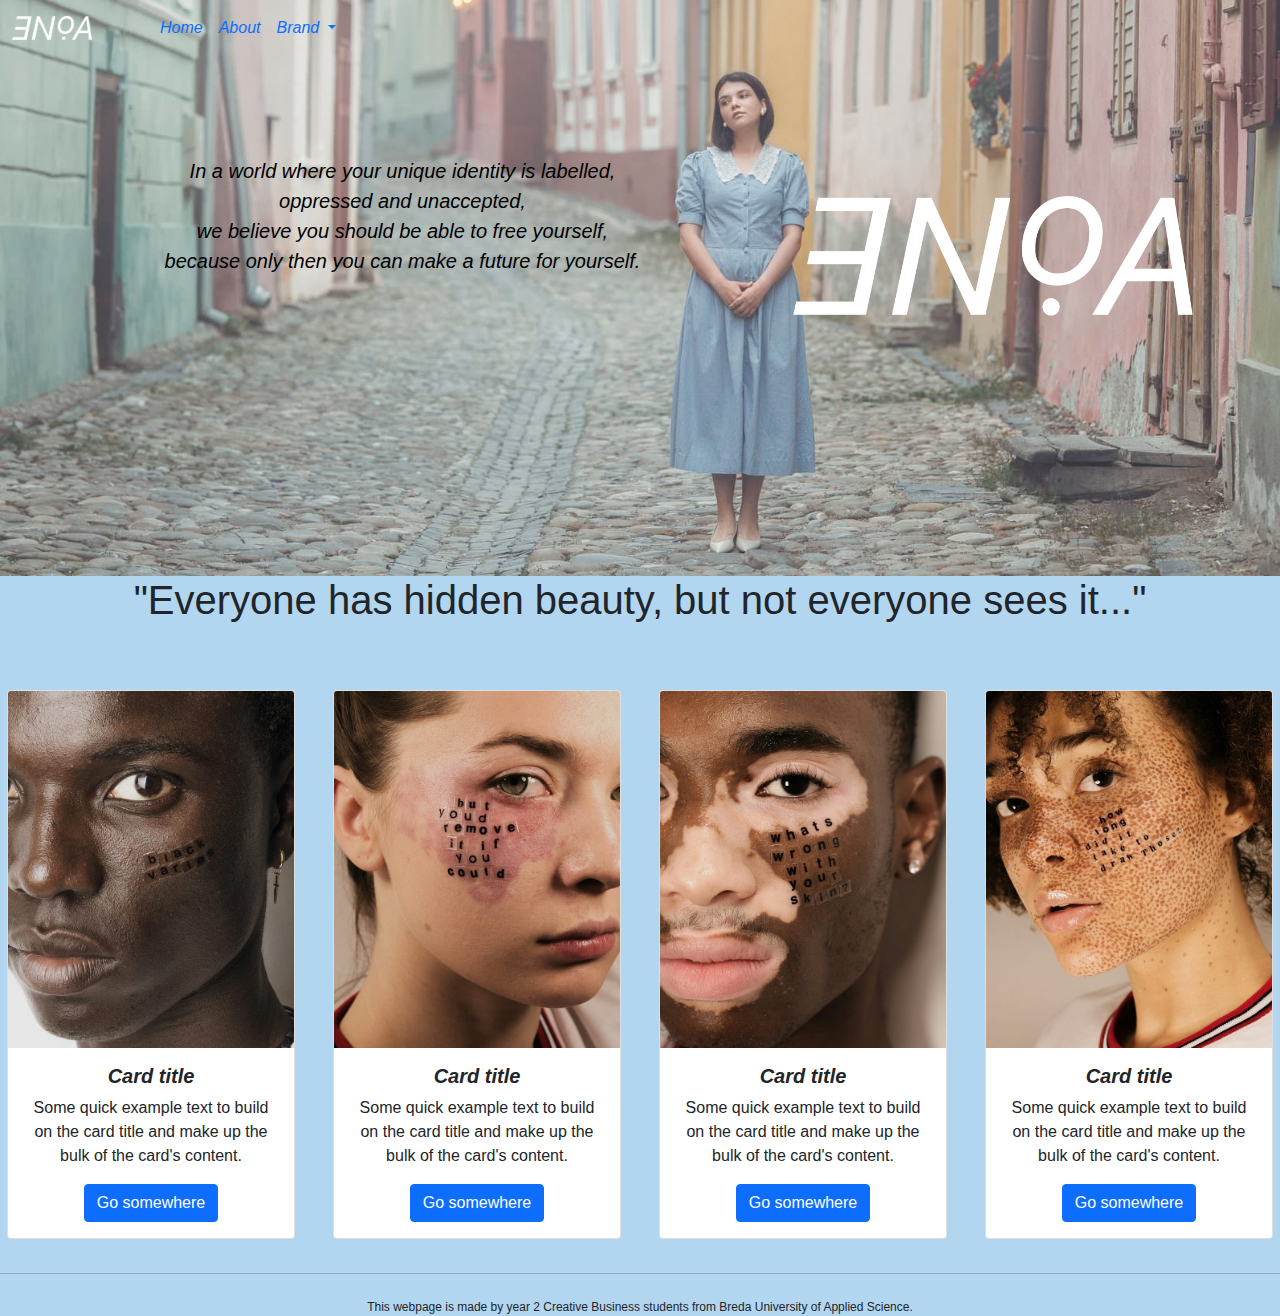
<file: index.html>
<!doctype html>
<html>
<head>
<meta charset="UTF-8">
<meta name="viewport" content="width=device-width, initial-scale=1">
<!-- Global Site Tag (gtag.js) - Google Analytics -->
<script async src="https://www.googletagmanager.com/gtag/js?id=G-SFR6M7H6GT"></script>
<script>
  window.dataLayer = window.dataLayer || [];
  function gtag(){dataLayer.push(arguments);}
  gtag('js', new Date());
  gtag('config', 'G-SFR6M7H6GT');
</script>
<link href="css/bootstrap.min.css" rel="stylesheet" type="text/css">
<link href="css/stylesheet.css" rel="stylesheet" type="text/css">
<title>ENOA</title>
</head>

<body class= "col-sm-12 col-md-12 col-lg-12 body">
	<script src="js/jquery-3.6.0.slim.min.js"></script>
	<script src="js/bootstrap.bundle.min.js"></script>
		
<!-- Navbar-->

	
<header class="header">
	<div class="jumbotron jumbotron-fluid">
		<nav class=" navbar navbar-expand-lg">
  			<div class=" container-fluid">
    			<a href="PRJ4 Draft Group Website.html"> <img src="images/ENOALOGO.png" alt="ENOA logo" width="80" class= "img-fluid logoicon"></a>
    			<button class="navbar-toggler" type="button" data-bs-toggle="collapse" data-bs-target="#navbarScroll" aria-controls="navbarScroll" aria-expanded="false" aria-label="Toggle navigation">
      				<span class="navbar-toggler-icon"></span>
   			  </button>
    			<div class="collapse navbar-collapse" id="navbarScroll">
      				<ul class="navbar-nav me-auto my-2 my-lg-0 navbar-nav-scroll" style="--bs-scroll-height: 100px;">
        			<li class="nav-item">
          				<a class="nav-link active" aria-current="page" href="PRJ4 Draft Group Website.html">Home</a>
        			</li>
        			<li class="nav-item">
          				<a class="nav-link" href="#">About</a>
        			</li>
        			<li class="nav-item dropdown">
          				<a class="nav-link dropdown-toggle" href="#" id="navbarScrollingDropdown" role="button" data-bs-toggle="dropdown" aria-expanded="false">Brand
          				</a>
          				<ul class="dropdown-menu" aria-labelledby="navbarScrollingDropdown">
            				<li><a class="dropdown-item" href="#">About</a></li>
            				<li><a class="dropdown-item" href="#">Brand</a></li>
            				<li><hr class="dropdown-divider"></li>
            				<li><a class="dropdown-item" href="#">Something else here</a></li>
          				</ul>
        			</li>
      				</ul>
    			</div>
		  </div>
		</nav>
		<div class="container jumbo">
			<div class="row">
				<div class="col-sm-7 col-md-7 col-lg-7">
    				<p class="lead">In a world where your unique identity is labelled,<br> oppressed and unaccepted,<br> we believe you should be able to free yourself, <br>because only then you can make a future for yourself.</p>
				</div>
				<div class="col-sm-5 col-md-5 col-lg-5">
					<img class="logo" src="images/ENOALOGO.png" alt=" ENOA logo">
				</div>
			</div>
		</div>
	</div>
	</header>
	<div class="skin">
		<h1>"Everyone has hidden beauty, but not everyone sees it..."</h1>
		<br>
		<br>
		<div class="row">
			<div class="col-sm-6 col-md-6 col-lg-3 skinimages">
				<div class="card" style="width: 18rem;">
  					<img class="card-img-top" src="images/boy1.jpg" alt="Card image cap">
  					<div class="card-body">
    					<h5 class="card-title">Card title</h5>
    					<p class="card-text">Some quick example text to build on the card title and make up the bulk of the card's content.</p>
    					<a href="#" class="btn btn-primary">Go somewhere</a>
  					</div>
				</div>
			</div>
			<div class="col-sm-6 col-md-6 col-lg-3">
				<div class="card" style="width: 18rem;">
  					<img class="card-img-top" src="images/girl3.jpg" alt="Card image cap">
  					<div class="card-body">
    					<h5 class="card-title">Card title</h5>
    					<p class="card-text">Some quick example text to build on the card title and make up the bulk of the card's content.</p>
    					<a href="#" class="btn btn-primary">Go somewhere</a>
  					</div>
				</div>		
			</div>
			<div class="col-sm-6 col-md-6 col-lg-3">
				<div class="card" style="width: 18rem;">
  					<img class="card-img-top" src="images/boy2.jpg" alt="Card image cap">
  					<div class="card-body">
    					<h5 class="card-title">Card title</h5>
    					<p class="card-text">Some quick example text to build on the card title and make up the bulk of the card's content.</p>
    					<a href="#" class="btn btn-primary">Go somewhere</a>
  					</div>
				</div>			
			</div>	
			<div class="col-sm-6 col-md-6 col-lg-3">
				<div class="card" style="width: 18rem;">
  					<img class="card-img-top" src="images/girl2.jpg" alt="Card image cap">
  					<div class="card-body">
    					<h5 class="card-title">Card title</h5>
    					<p class="card-text">Some quick example text to build on the card title and make up the bulk of the card's content.</p>
    					<a href="#" class="btn btn-primary">Go somewhere</a>
  					</div>
				</div>	
			</div>
		</div>
	</div>
	<footer class="footer">
		<hr class="my-4">
		<p> This webpage is made by year 2 Creative Business students from Breda University of Applied Science.</p>
	</footer>
	<script src="js/jquery-3.6.0.slim.min.js"></script>
	<script src="js/bootstrap.bundle.min.js"></script>
</body>
</html>
</file>
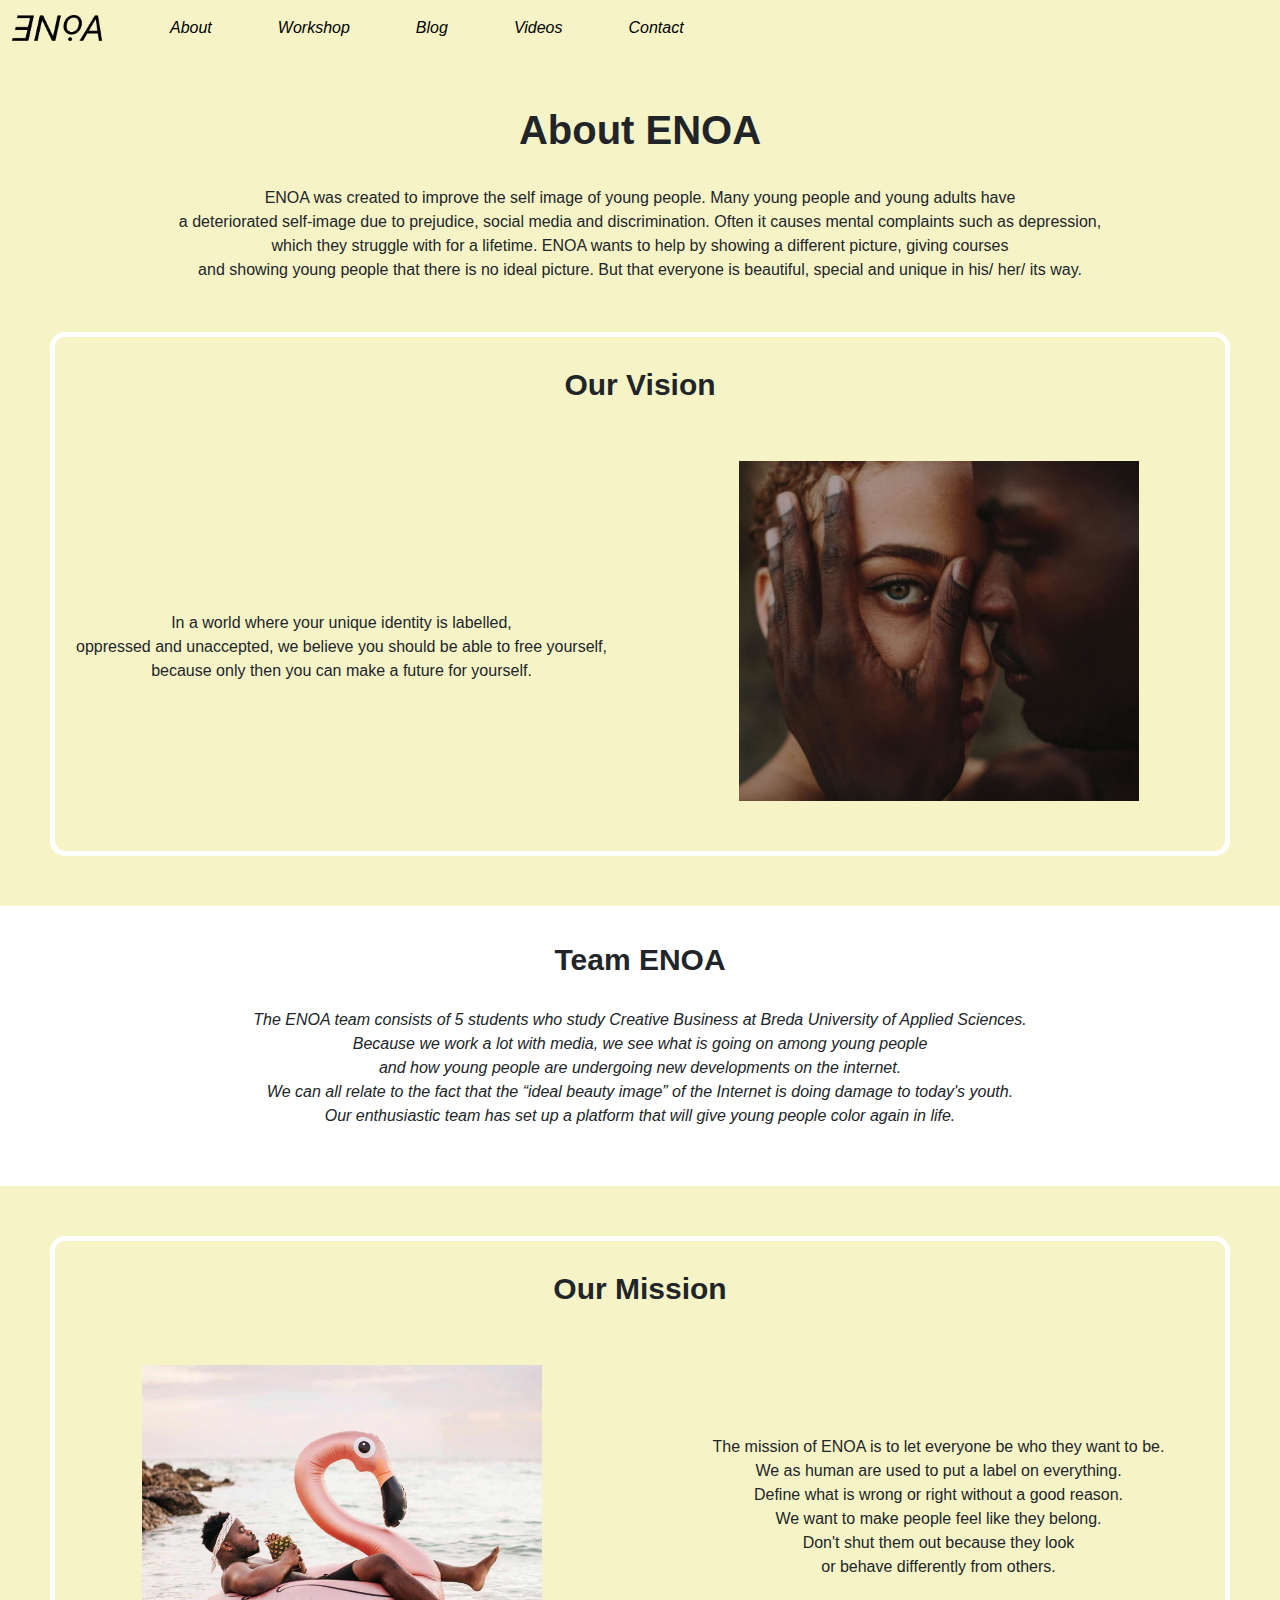
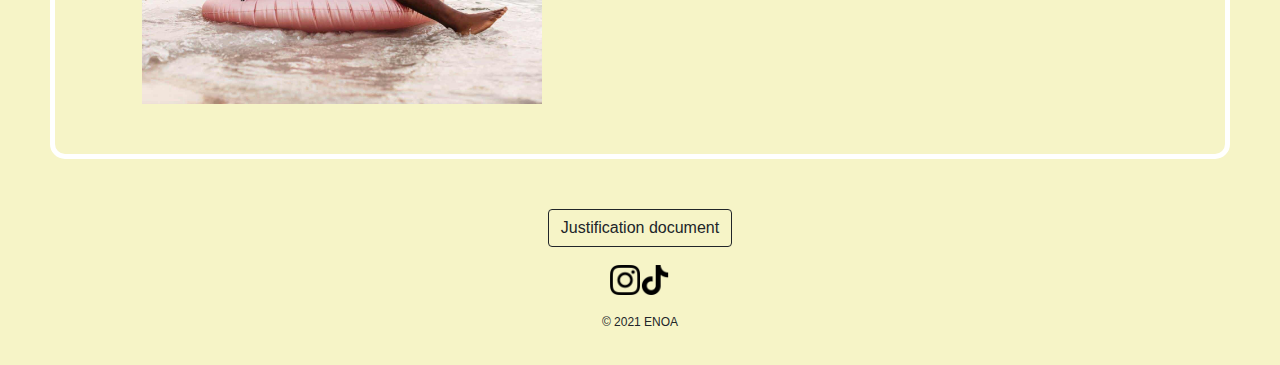
<file: about.html>
<!doctype html>
<html lang="en">
	<head>
		<meta charset="UTF-8">
		<meta name="viewport" content="width=device-width, initial-scale=1">
		<!-- Global Site Tag (gtag.js) - Google Analytics -->
		<script async src="https://www.googletagmanager.com/gtag/js?id=G-SFR6M7H6GT"></script>
		<script>
		  window.dataLayer = window.dataLayer || [];
		  function gtag(){dataLayer.push(arguments);}
		  gtag('js', new Date());
		  gtag('config', 'G-SFR6M7H6GT');
		</script>
		<link href="css/bootstrap.min.css" rel="stylesheet" type="text/css">
		<link href="css/stylesheet.css" rel="stylesheet" type="text/css">
		<title>ENOA</title>
		<link rel = "icon" href = "images/LOGO3.png" type = "image/x-icon">
	</head>
	<body class= "col-sm-12 col-md-12 col-lg-12 bodyabout">
		<script src="js/jquery-3.6.0.slim.min.js"></script>
		<script src="js/bootstrap.bundle.min.js"></script>
		<header class="header">
			<nav class=" navbar navbar-expand-lg navdark">
				<div class=" container-fluid">
					<a href="index.html"> <img src="images/ENOALOGO2.png" alt="ENOA logo" width="90" class= "img-fluid logoicon"></a>
					<button class="navbar-toggler" type="button" data-bs-toggle="collapse" data-bs-target="#navbarScroll" aria-controls="navbarScroll" aria-expanded="false" aria-label="Toggle navigation">
						<span class="navbar-toggler-icon"></span>
				  	</button>
					<div class="collapse navbar-collapse" id="navbarScroll">
						<ul class="navbar-nav me-auto my-2 my-lg-0 navbar-nav-scroll" style="--bs-scroll-height: 100px;">
						<li class="nav-item navknop">
							<a class="nav-link" href="about.html">About</a>
						</li>
						<li class="nav-item navknop">
							<a class="nav-link" href="workshops.html">Workshop</a>
						</li>
						<li class="nav-item navknop">    				
							<a class="nav-link" href="blog.html">Blog</a>
						</li>
						<li class="nav-item navknop">
							<a class="nav-link" href="videos.html">Videos</a>
						</li>
						<li class="nav-item navknop">
							<a class="nav-link" href="contact.html">Contact</a>
						</li>
						</ul>
					</div>
			  	</div>
			</nav>
		</header>
		<div class="contactheader">
			<h1 class="titlef">About ENOA</h1>
			<br>
			<p class="textf">ENOA was created to improve the self image of young people. Many young people and young adults have<br> a deteriorated self-image due to prejudice, social media and discrimination. Often it causes mental complaints such as depression, <br>which they struggle with for a lifetime. ENOA wants to help by showing a different picture, giving courses <br>and showing young people that there is no ideal picture. But that everyone is beautiful, special and unique in his/ her/ its way.</p>
		</div>
		<div class="vision">
			<h2 class="titlev">Our Vision</h2>
			<div class="row">
				<div class="col-sm-12 col-md-6 col-lg-6 visiont">
					<p>In a world where your unique identity is labelled, <br>oppressed and unaccepted, we believe you should be able to free yourself, <br>because only then you can make a future for yourself.</p>
				</div>
				<div class="col-sm-12 col-md-6 col-lg-6 visionp">
					<img class="skintone" width="400px" src="images/vision.jpg" alt="skin tones">
				</div>
			</div>
		</div>
		<div class="container-fluid fluid" style="background:#ffffff; height: 280px;">
    		<h2 class="titlev"><br>Team ENOA</h2>
    		<p class="teamtext">The ENOA team consists of 5 students who study Creative Business at Breda University of Applied Sciences. <br>Because we work a lot with media, we see what is going on among young people <br>and how young people are undergoing new developments on the internet. <br>We can all relate to the fact that the “ideal beauty image” of the Internet is doing damage to today's youth. <br>Our enthusiastic team has set up a platform that will give young people color again in life.</p>
		</div>
		<div class="vision">
			<h2 class="titlev">Our Mission</h2>
			<div class="row">
				<div class="col-sm-12 col-md-6 col-lg-6 visionp">
					<img class="flamingodude" src="images/flamingodude.jpg" alt="skin tones" width="400px">
				</div>
				<div class="col-sm-12 col-md-6 col-lg-6" style="margin-top: 120px;">
					<p>The mission of ENOA is to let everyone be who they want to be. <br>We as human are used to put a label on everything. <br>Define what is wrong or right without a good reason. <br>We want to make people feel like they belong. <br>Don't shut them out because they look <br>or behave differently from others.</p>
				</div>
			</div>
		</div>
		<footer class="footer">
						
			<a class="btn btn-outline-dark" href="justification.html">Justification document</a>
			<br>
			<br>
			<div class="social-nav">
				<a class="col-auto insta" href="https://www.instagram.com/enoa_official/?hl=nl"> <img src="images/instagramw.png" alt="ENOA logo" width="30" class= "socials"></a>
				<a class="col-auto tiktok" href="https://vm.tiktok.com/ZMeUjCqt2/"> <img src="images/tik-tokw.png" alt="ENOA logo" width="30" class= "socials"></a>
			</div>
			<br>
			<p>© 2021 ENOA</p>
			<br>
		</footer>
		<script src="js/jquery-3.6.0.slim.min.js"></script>
		<script src="js/bootstrap.bundle.min.js"></script>
	</body>
</html>
</file>
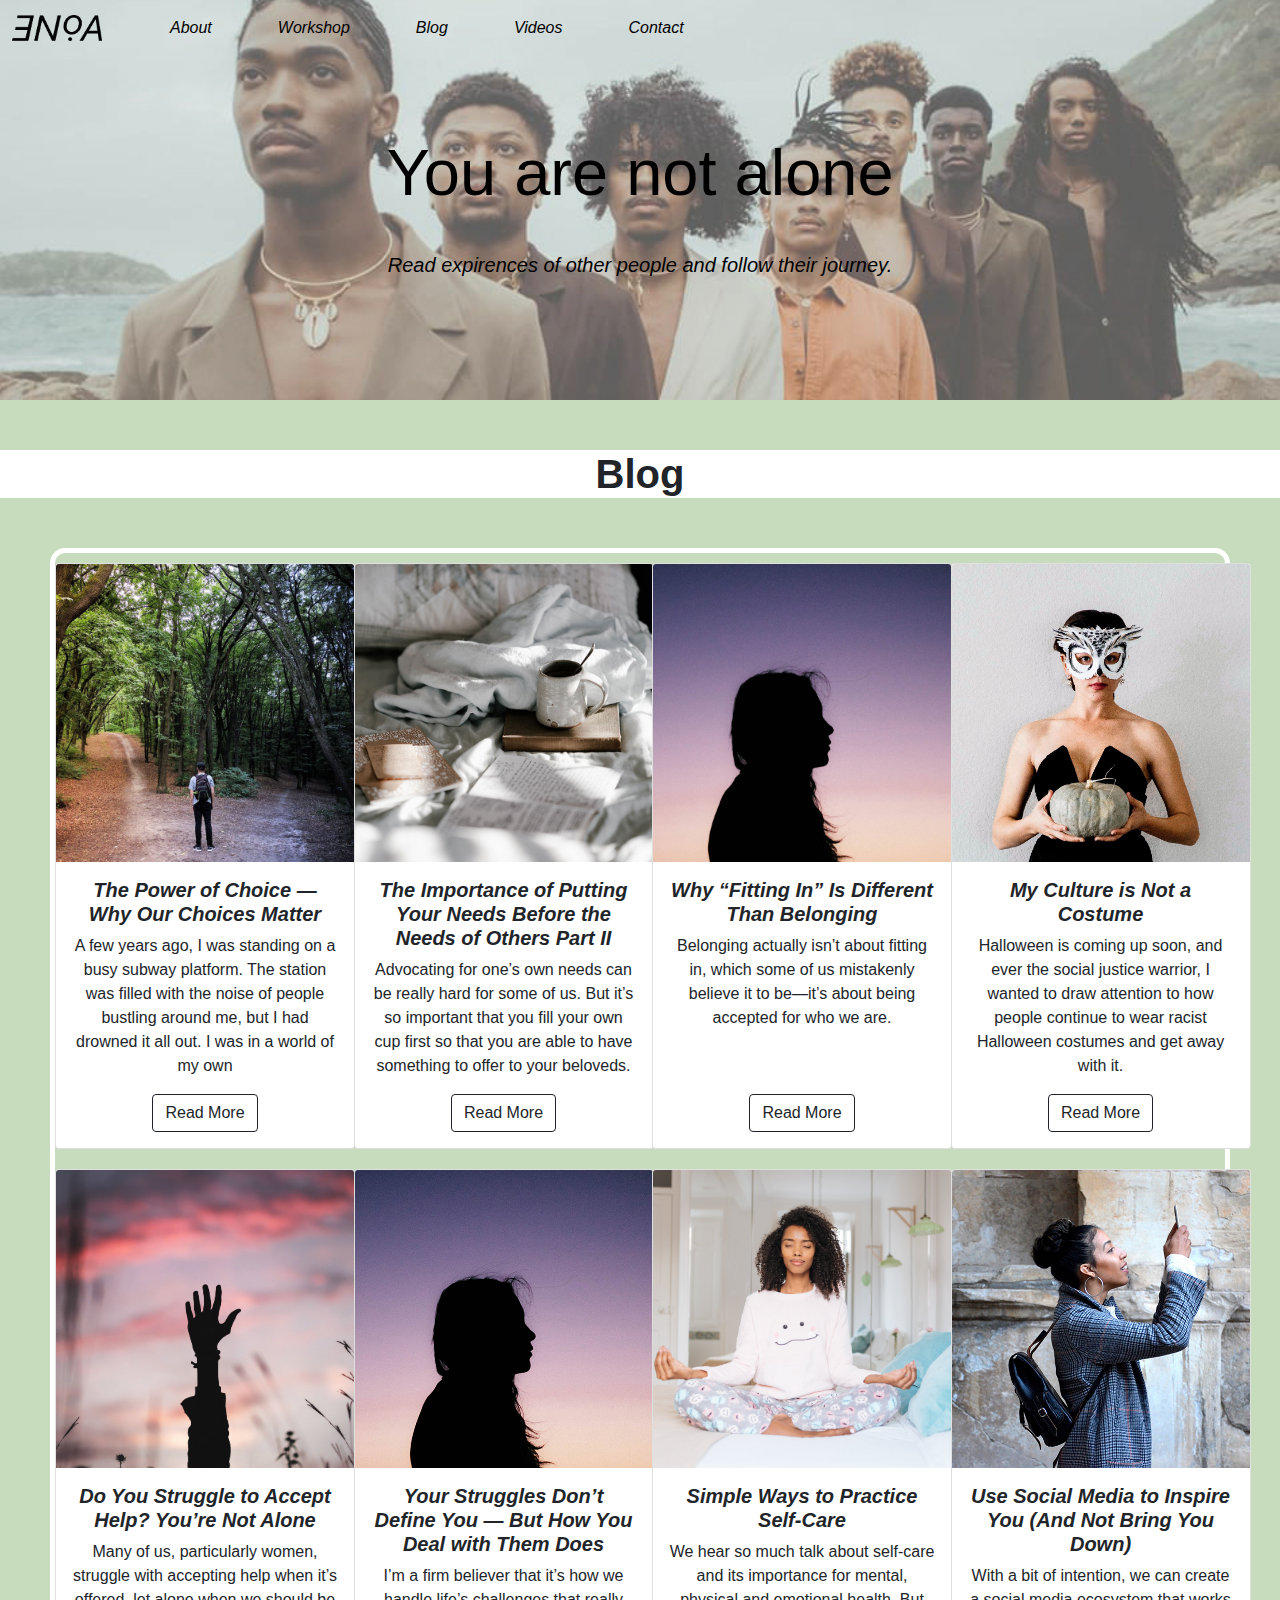
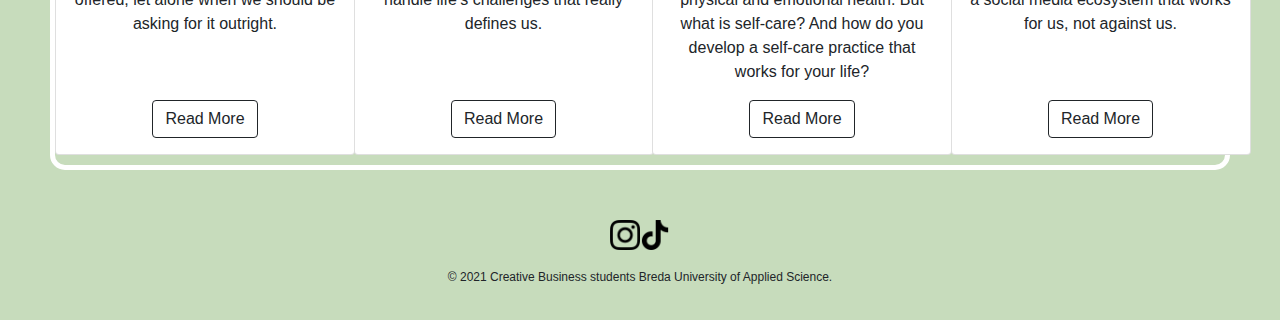
<file: blog.html>
<!doctype html>
<html>
	<head>
		<meta charset="UTF-8">
		<meta name="viewport" content="width=device-width, initial-scale=1">
<!-- Global Site Tag (gtag.js) - Google Analytics -->
		<script async src="https://www.googletagmanager.com/gtag/js?id=G-SFR6M7H6GT"></script>
		<script>
  		window.dataLayer = window.dataLayer || [];
  		function gtag(){dataLayer.push(arguments);}
  		gtag('js', new Date());
  		gtag('config', 'G-SFR6M7H6GT');
		</script>
		<link href="css/bootstrap.min.css" rel="stylesheet" type="text/css">
		<link href="css/stylesheet.css" rel="stylesheet" type="text/css">
		<title>ENOA</title>
		<link rel = "icon" href = "images/LOGO3.png" type = "image/x-icon">
	</head>
	<body class= "col-sm-12 col-md-12 col-lg-12 bodymedia">
		<script src="js/jquery-3.6.0.slim.min.js"></script>
		<script src="js/bootstrap.bundle.min.js"></script>
<!-- Navbar-->
		<header class="header">
			<div class="jumbomedia2 jumbotron-fluid">
				<nav class=" navbar navbar-expand-lg navdark">
  					<div class=" container-fluid">
    					<a href="index.html"> <img src="images/ENOALOGO2.png" alt="ENOA logo" width="90" class= "img-fluid logoicon"></a>
    					<button class="navbar-toggler" type="button" data-bs-toggle="collapse" data-bs-target="#navbarScroll" aria-controls="navbarScroll" aria-expanded="false" aria-label="Toggle navigation">
      						<span class="navbar-toggler-icon"></span>
   			  			</button>
    					<div class="collapse navbar-collapse" id="navbarScroll">
      						<ul class="navbar-nav me-auto my-2 my-lg-0 navbar-nav-scroll" style="--bs-scroll-height: 100px;">
        					<li class="nav-item navknop">
          						<a class="nav-link" href="about.html">About</a>
        					</li>
        					<li class="nav-item navknop">
          						<a class="nav-link" href="workshops.html">Workshop</a>
        					</li>
							<li class="nav-item navknop">    				
      							<a class="nav-link" href="blog.html">Blog</a>
  							</li>
							<li class="nav-item navknop">
     		 					<a class="nav-link" href="videos.html">Videos</a>
        					</li>
							<li class="nav-item navknop">
          						<a class="nav-link" href="contact.html">Contact</a>
        					</li>
      						</ul>
    					</div>
		  			</div>
				</nav>
  				<div class="container">
    				<h1 class="mediatitle"><br>You are not alone</h1>
    				<p class="medialine"><br>Read expirences of other people and follow their journey.</p>
  				</div>
			</div>
		</header>
			<!-- blog -->
		<div class="jumbotron-fluid jvideo">
  			<div class="container">
				<h1 class="videot"> Blog </h1>
  			</div>
		</div>
		<div class="videos">
			<div class="row align-middle">
				<div class="col-sm-12 col-md-6 col-lg-3">
					<div class="blogpost">
						<div class="card" style="width: 300px">
  							<img class="card-img-top" src="images/blog1.jpg" alt="Card image cap">
 							<div class="card-body">
    							<h5 class="card-title">The Power of Choice — Why Our Choices Matter</h5>
    							<p class="card-text">A few years ago, I was standing on a busy subway platform. The station was filled with the noise of people bustling around me, but I had drowned it all out. I was in a world of my own<br></p>
    							<a href="https://ritubhasin.com/blog/you-get-to-choose-live-better-with-the-power-of-choice" class="btn btn-outline-dark">Read More</a>
  							</div>
						</div>
					</div>
				</div>
				<div class="col-sm-12 col-md-6 col-lg-3">
					<div class="blogpost">
						<div class="card" style="width: 300px">
  							<img class="card-img-top" src="images/blog2.jpg" style="with:250;px height: 312.5px; position:relative;" alt="Card image cap">
					 	 	<div class="card-body">
   								<h5 class="card-title">The Importance of Putting Your Needs Before the Needs of Others Part II</h5>
   						  		<p class="card-text">Advocating for one’s own needs can be really hard for some of us. But it’s so important that you fill your own cup first so that you are able to have something to offer to your beloveds.</p>
   						  		<a href="https://ritubhasin.com/blog/the-importance-of-putting-your-needs-before-the-needs-of-others-pt-2" class="btn btn-outline-dark">Read More</a>
  							</div>
						</div>
					</div>
				</div>
				<div class="col-sm-12 col-md-6 col-lg-3">
					<div class="blogpost">
						<div class="card" style="width: 300px">
  							<img class="card-img-top" src="images/blog3.jpg" style="with:250;px height: 312.5px; position:relative;" alt="Card image cap">
					 		 <div class="card-body">
   								<h5 class="card-title">Why “Fitting In” Is Different Than Belonging</h5>
   						 		<p class="card-text">Belonging actually isn’t about fitting in, which some of us mistakenly believe it to be—it’s about being accepted for who we are.<br><br><br></p>
   						  		<a href="https://ritubhasin.com/blog/why-fitting-in-is-different-than-belonging" class="btn btn-outline-dark">Read More</a>
  							</div>
						</div>
					</div>
				</div>
				<div class="col-sm-12 col-md-6 col-lg-3">
					<div class="blogpost">
						<div class="card" style="width: 300px">
  							<img class="card-img-top" src="images/blog8.jpg" style="with:250;px height: 312.5px; position:relative;" alt="Card image cap">
					 		 <div class="card-body">
   								<h5 class="card-title">My Culture is Not a Costume</h5>
   						 		<p class="card-text">Halloween is coming up soon, and ever the social justice warrior, I wanted to draw attention to how people continue to wear racist Halloween costumes and get away with it.</p>
   						  		<a href="https://ritubhasin.com/blog/interrupt-racism-on-halloween" class="btn btn-outline-dark">Read More</a>
  							</div>
						</div>
					</div>
				</div>
			</div>
			<div class="row align-middle">
				<div class="col-sm-12 col-md-6 col-lg-3">
					<div class="blogpost">
						<div class="card" style="width: 300px">
  							<img class="card-img-top" src="images/blog4.jpg" style="with:250;px height: 312.5px; position:relative;" alt="Card image cap">
					  		<div class="card-body">
   								<h5 class="card-title">Do You Struggle to Accept Help? You’re Not Alone</h5>
   						  		<p class="card-text">Many of us, particularly women, struggle with accepting help when it’s offered, let alone when we should be asking for it outright.<br><br><br></p>
   						  		<a href="https://ritubhasin.com/blog/do-you-struggle-to-accept-help" class="btn btn-outline-dark">Read More</a>
  							</div>
						</div>
					</div>
				</div>
				<div class="col-sm-12 col-md-6 col-lg-3">
					<div class="blogpost">
						<div class="card" style="width: 300px">
  							<img class="card-img-top" src="images/blog5.jpg" style="with:250;px height: 312.5px; position:relative;" alt="Card image cap">
					  		<div class="card-body">
   								<h5 class="card-title">Your Struggles Don’t Define You — But How You Deal with Them Does</h5>
   						  		<p class="card-text">I’m a firm believer that it’s how we handle life’s challenges that really defines us.<br><br><br></p>
   						  		<a href="https://ritubhasin.com/blog/your-struggles-dont-define-youbut-how-you-deal-with-them-does" class="btn btn-outline-dark">Read More</a>
  							</div>
						</div>
					</div>
				</div>
				<div class="col-sm-12 col-md-6 col-lg-3">
					<div class="blogpost">
						<div class="card" style="width: 300px">
  							<img class="card-img-top" src="images/blog6.jpg" style="with:250;px height: 312.5px; position:relative;" alt="Card image cap">
					  		<div class="card-body">
   								<h5 class="card-title">Simple Ways to Practice Self-Care</h5>
   						  		<p class="card-text">We hear so much talk about self-care and its importance for mental, physical and emotional health. But what is self-care? And how do you develop a self-care practice that works for your life?<br></p>
   						  		<a href="https://ritubhasin.com/blog/simple-ways-to-practice-self-care" class="btn btn-outline-dark">Read More</a>
  							</div>
						</div>
					</div>
				</div>
				<div class="col-sm-12 col-md-6 col-lg-3">
					<div class="blogpost">
						<div class="card" style="width: 300px">
  							<img class="card-img-top" src="images/blog7.jpg" style="with:250;px height: 312.5px; position:relative;" alt="Card image cap">
					  		<div class="card-body">
   								<h5 class="card-title">Use Social Media to Inspire You (And Not Bring You Down)</h5>
   						  		<p class="card-text">With a bit of intention, we can create a social media ecosystem that works for us, not against us.<br><br><br></p>
   						  		<a href="https://ritubhasin.com/blog/how-to-use-social-media-to-inspire-you-instead-of-bring-you-down" class="btn btn-outline-dark">Read More</a>
  							</div>
						</div>
					</div>
				</div>
			</div>
		</div>
		<footer class="footer">
			<div class="social-nav">
				<a class="col-auto insta" href="https://www.instagram.com/enoa_official/?hl=nl"> <img src="images/instagramw.png" alt="ENOA logo" width="30" class= "socials"></a>
				<a class="col-auto tiktok" href="https://vm.tiktok.com/ZMeUjCqt2/"> <img src="images/tik-tokw.png" alt="ENOA logo" width="30" class= "socials"></a>
			</div>
			<br>
			<p>© 2021 Creative Business students Breda University of Applied Science.</p>
			<br>
		</footer>
		<script src="js/jquery-3.6.0.slim.min.js"></script>
		<script src="js/bootstrap.bundle.min.js"></script>
	</body>
</html>
</file>
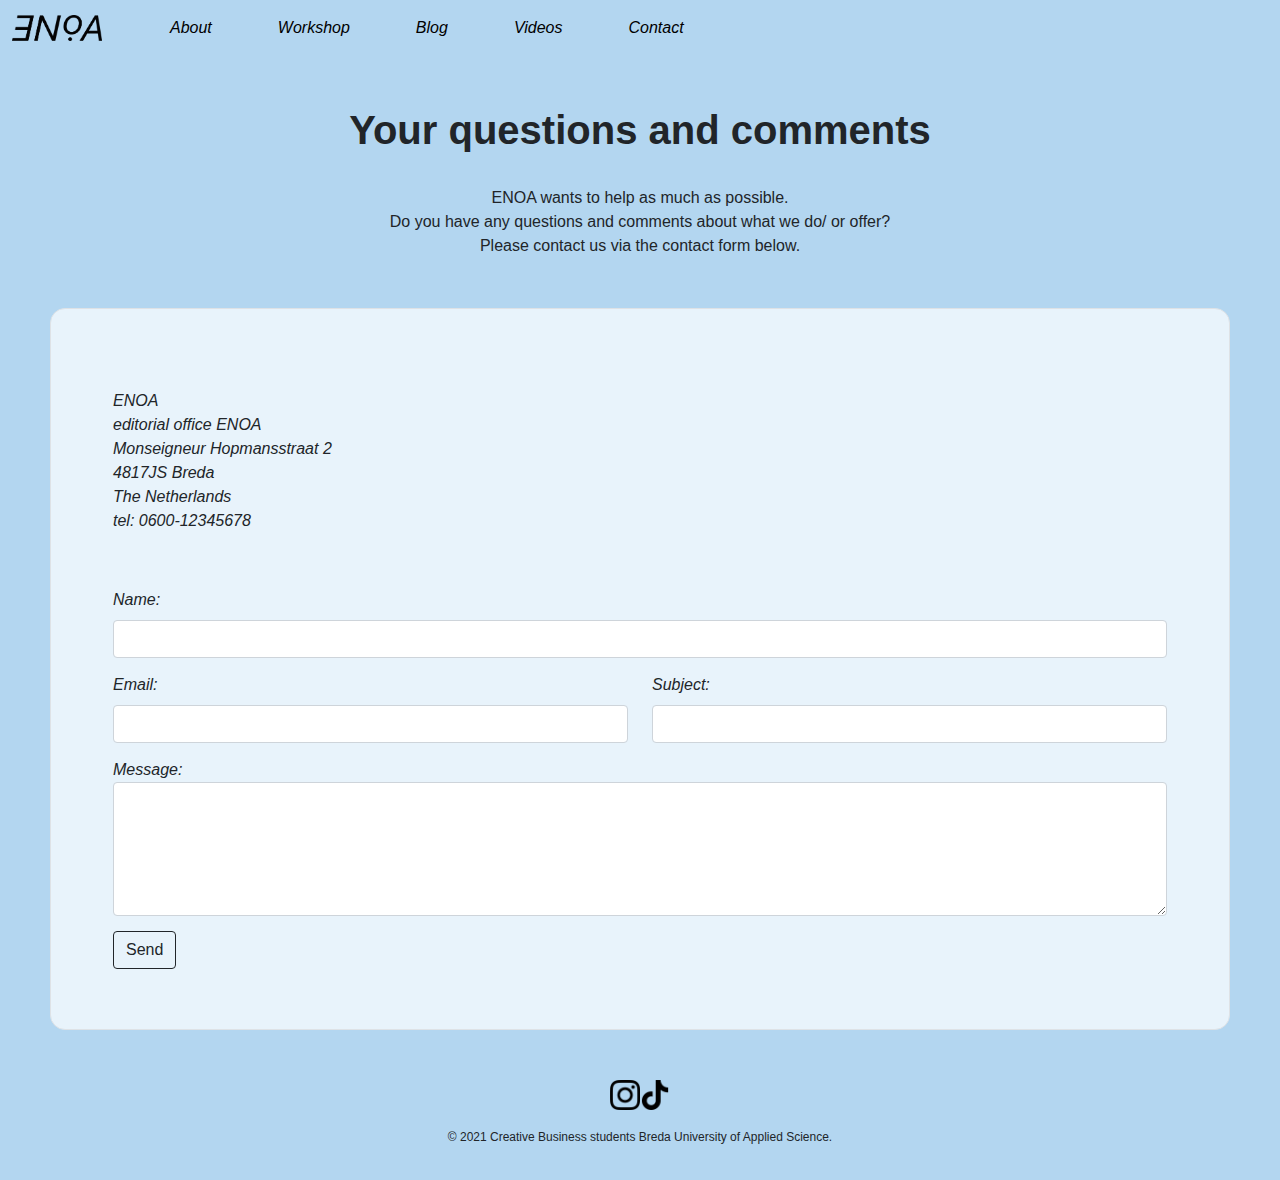
<file: contact.html>
<!doctype html>
<html>
<head>
<meta charset="UTF-8">
<meta name="viewport" content="width=device-width, initial-scale=1">
<!-- Global Site Tag (gtag.js) - Google Analytics -->
<script async src="https://www.googletagmanager.com/gtag/js?id=G-SFR6M7H6GT"></script>
<script>
  window.dataLayer = window.dataLayer || [];
  function gtag(){dataLayer.push(arguments);}
  gtag('js', new Date());
  gtag('config', 'G-SFR6M7H6GT');
</script>
<link href="css/bootstrap.min.css" rel="stylesheet" type="text/css">
<link href="css/stylesheet.css" rel="stylesheet" type="text/css">
<title>ENOA</title>
	<link rel = "icon" href = "images/LOGO3.png" type = "image/x-icon">
</head>

<body class= "col-sm-12 col-md-12 col-lg-12 body">
	<script src="js/jquery-3.6.0.slim.min.js"></script>
	<script src="js/bootstrap.bundle.min.js"></script>
<!-- Navbar-->
<header class="header">
		<nav class=" navbar navbar-expand-lg navdark">
  			<div class=" container-fluid">
    			<a href="index.html"> <img src="images/ENOALOGO2.png" alt="ENOA logo" width="90" class= "img-fluid logoicon"></a>
    			<button class="navbar-toggler" type="button" data-bs-toggle="collapse" data-bs-target="#navbarScroll" aria-controls="navbarScroll" aria-expanded="false" aria-label="Toggle navigation">
      				<span class="navbar-toggler-icon"></span>
   			  </button>
    			<div class="collapse navbar-collapse" id="navbarScroll">
      				<ul class="navbar-nav me-auto my-2 my-lg-0 navbar-nav-scroll" style="--bs-scroll-height: 100px;">
        			<li class="nav-item">
          				<a class="nav-link navknop" href="about.html">About</a>
        			</li>
        			<li class="nav-item navknop">
          				<a class="nav-link" href="workshops.html">Workshop</a>
        			</li>
					<li class="nav-item navknop">    				
      					<a class="nav-link" href="blog.html">Blog</a>
  					</li>
					<li class="nav-item navknop">
     		 			<a class="nav-link" href="videos.html">Videos</a>
        			</li>
					<li class="nav-item navknop">
          				<a class="nav-link" href="contact.html">Contact</a>
        			</li>
      				</ul>
    			</div>
		  </div>
		</nav>
	</header>
	<div class="contactheader">
	<h1 class="titlef">Your questions and comments</h1>
		<br>
		<p class="textf">ENOA wants to help as much as possible.
		<br>Do you have any questions and comments about what we do/ or offer? 
		<br>Please contact us via the contact form below.</p>
	</div>
	<div class="border">
	<form class="row g-12 contactform">
		<p class="adress">ENOA
		<br>editorial office ENOA
		<br>Monseigneur Hopmansstraat 2
		<br>4817JS Breda
		<br>The Netherlands
		<br>tel: 0600-12345678
		</p>
  		<div class="col-md-12 formlabel">
    		<label for="Name" class="form-label">Name:</label>
    		<input type="text" class="form-control" id="inputname">
 		</div>
 		<div class="col-md-6 formlabel">
    		<label for="inputEmail4" class="form-label">Email:</label>
    		<input type="email" class="form-control" id="inputEmail4">
  		</div>
  		<div class="col-6 formlabel">
    		<label for="inputsubject" class="form-label">Subject:</label>
    		<input type="text" class="form-control" id="inputsubject">
  		</div>
		<div class="col-12 form-group formlabel">
    		<label for="message">Message:</label>
    		<textarea class="form-control" id="exampleFormControlTextarea1" rows="5"></textarea>
  		</div>
		<br>
  		<div class="col-12 formlabel">
    		<button type="send" class="btn btn-outline-dark">Send</button>
  		</div>
	</form>
	</div>
	<footer class="footer">
		<div class="social-nav">
			<a class="col-auto insta" href="https://www.instagram.com/enoa_official/?hl=nl"> <img src="images/instagramw.png" alt="ENOA logo" width="30" class= "socials"></a>
			<a class="col-auto tiktok" href="https://vm.tiktok.com/ZMeUjCqt2/"> <img src="images/tik-tokw.png" alt="ENOA logo" width="30" class= "socials"></a>
		</div>
		<br>
		<p>© 2021 Creative Business students Breda University of Applied Science.</p>
		<br>
	</footer>
	<script src="js/jquery-3.6.0.slim.min.js"></script>
	<script src="js/bootstrap.bundle.min.js"></script>
</body>
</html>
</file>
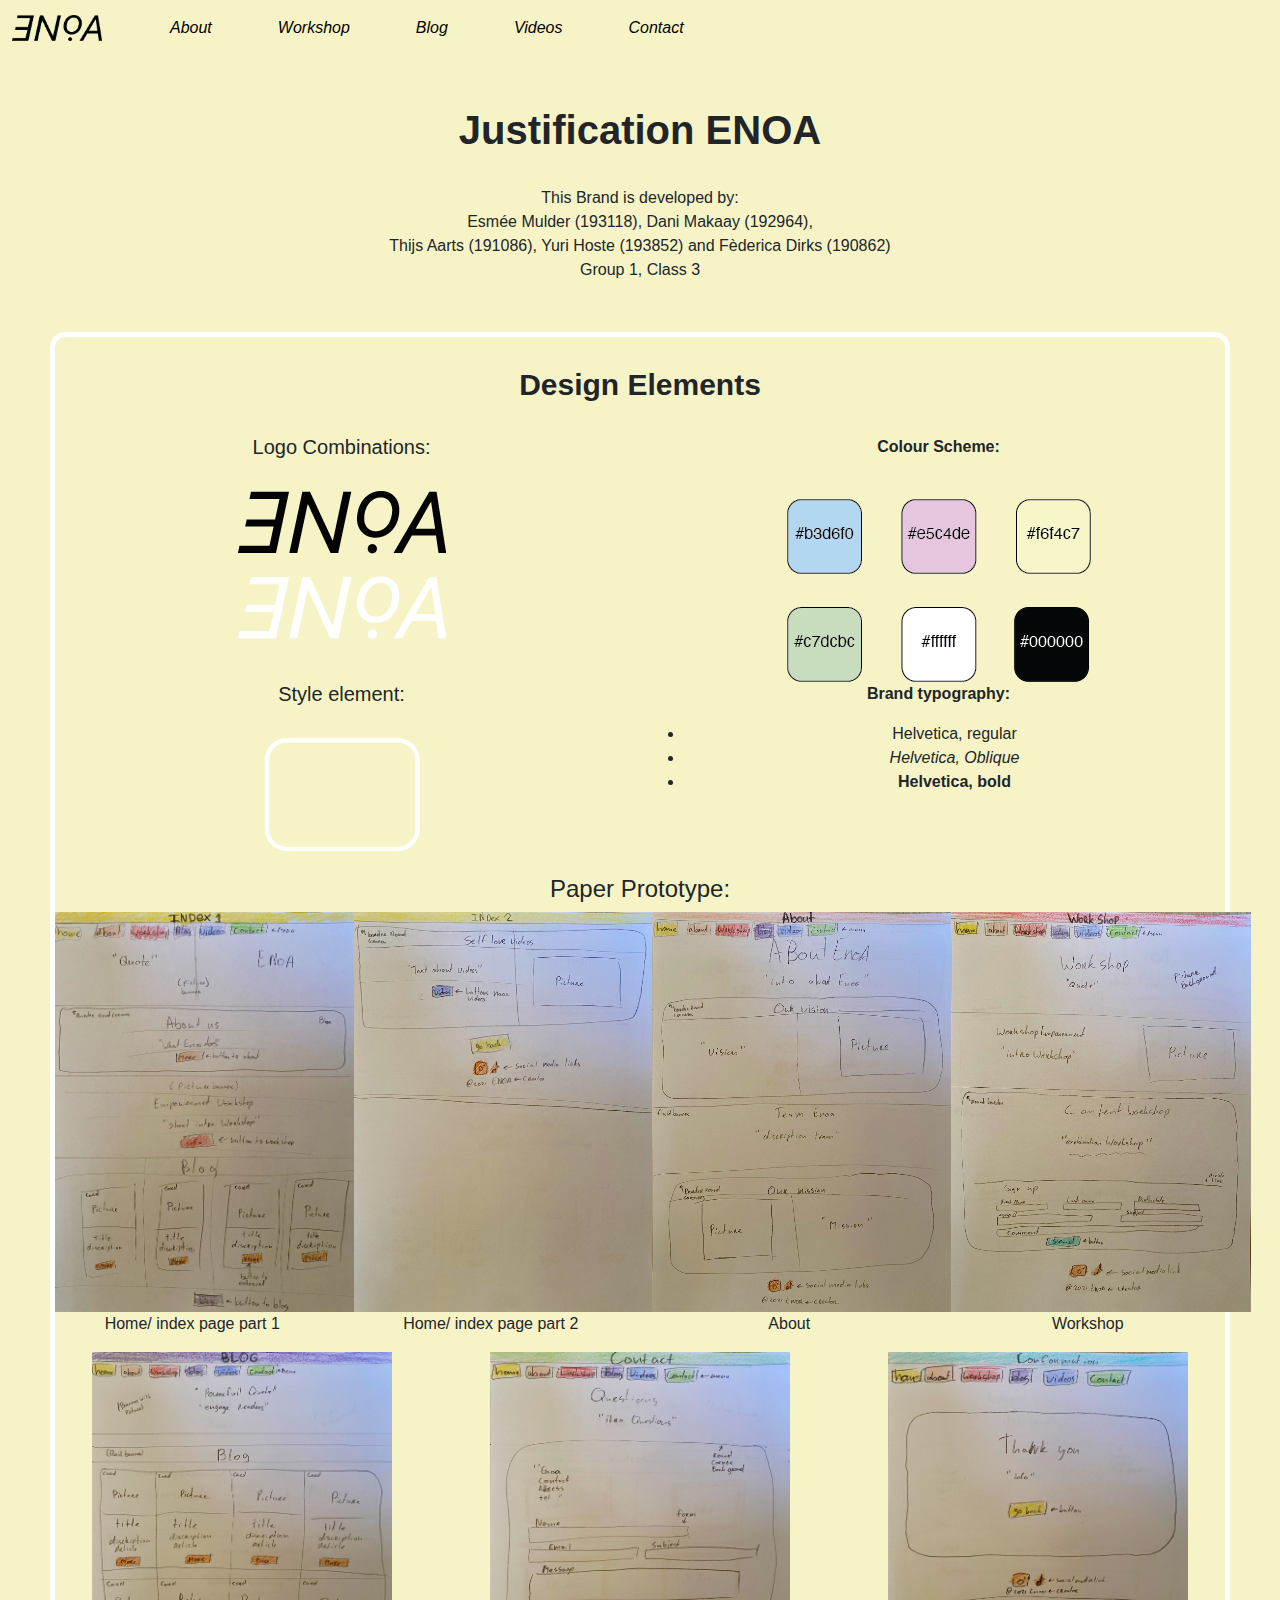
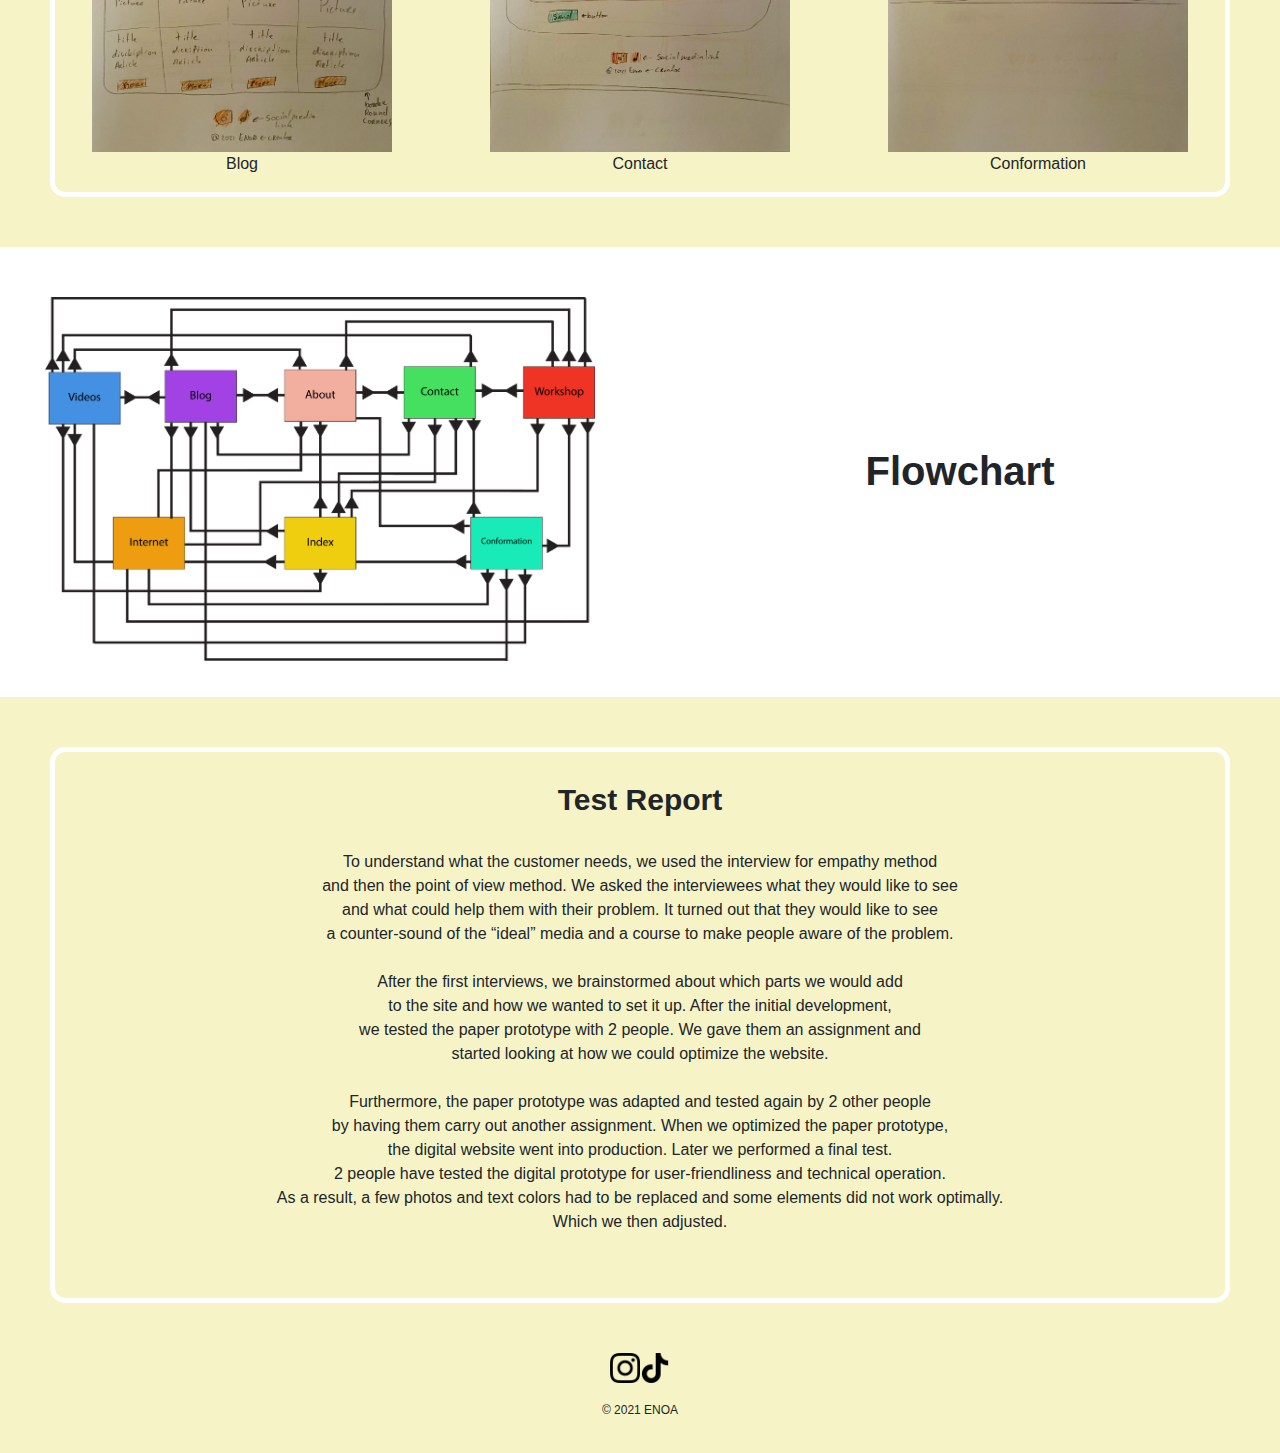
<file: justification.html>
<!doctype html>
<html lang="en">
	<head>
		<meta charset="UTF-8">
		<meta name="viewport" content="width=device-width, initial-scale=1">
		<!-- Global Site Tag (gtag.js) - Google Analytics -->
		<script async src="https://www.googletagmanager.com/gtag/js?id=G-SFR6M7H6GT"></script>
		<script>
		  window.dataLayer = window.dataLayer || [];
		  function gtag(){dataLayer.push(arguments);}
		  gtag('js', new Date());
		  gtag('config', 'G-SFR6M7H6GT');
		</script>
		<link href="css/bootstrap.min.css" rel="stylesheet" type="text/css">
		<link href="css/stylesheet.css" rel="stylesheet" type="text/css">
		<title>ENOA</title>
		<link rel = "icon" href = "images/LOGO3.png" type = "image/x-icon">
	</head>
	<body class= "col-sm-12 col-md-12 col-lg-12 bodyabout">
		<script src="js/jquery-3.6.0.slim.min.js"></script>
		<script src="js/bootstrap.bundle.min.js"></script>
		<header class="header">
			<nav class=" navbar navbar-expand-lg navdark">
				<div class=" container-fluid">
					<a href="index.html"> <img src="images/ENOALOGO2.png" alt="ENOA logo" width="90" class= "img-fluid logoicon"></a>
					<button class="navbar-toggler" type="button" data-bs-toggle="collapse" data-bs-target="#navbarScroll" aria-controls="navbarScroll" aria-expanded="false" aria-label="Toggle navigation">
						<span class="navbar-toggler-icon"></span>
				  	</button>
					<div class="collapse navbar-collapse" id="navbarScroll">
						<ul class="navbar-nav me-auto my-2 my-lg-0 navbar-nav-scroll" style="--bs-scroll-height: 100px;">
						<li class="nav-item navknop">
							<a class="nav-link" href="about.html">About</a>
						</li>
						<li class="nav-item navknop">
							<a class="nav-link" href="workshops.html">Workshop</a>
						</li>
						<li class="nav-item navknop">    				
							<a class="nav-link" href="blog.html">Blog</a>
						</li>
						<li class="nav-item navknop">
							<a class="nav-link" href="videos.html">Videos</a>
						</li>
						<li class="nav-item navknop">
							<a class="nav-link" href="contact.html">Contact</a>
						</li>
						</ul>
					</div>
			  	</div>
			</nav>
		</header>
		<div class="contactheader">
			<h1 class="titlef">Justification ENOA</h1>
			<br>
			<p class="textf">
			This Brand is developed by:<br>Esmée Mulder (193118), Dani Makaay (192964),<br>Thijs Aarts (191086), Yuri Hoste (193852) and Fèderica Dirks (190862)
			<br>Group 1, Class 3</p>
		</div>
		<div class="vision">
			<h2 class="titlev">Design Elements</h2>
			<br>
			<container>
				<div class="row">
					<div class="col-sm-12 col-md-6 col-lg-6">
					  <h5 class="designt2">Logo Combinations:</h5>
						<br>
					  <img class="colourscheme" src="images/logos.png" alt="logos">
					</div>
					<div class="col-sm-12 col-md-6 col-lg-6">
						<p class="designt"><strong>Colour Scheme:</strong></p>
						<br>
						<img class="colourscheme" src="images/colourscheme.png" alt="colourscheme">
					</div>
				</div>
				<div class="row">
					<div class="col-sm-12 col-md-6 col-lg-6">
					  <h5 class="designt2">Style element:</h5>
						<br>
					  <img class="colourscheme" src="images/border.png" alt="border">
					</div>
					<div class="col-sm-12 col-md-6 col-lg-6">
					  <div class="designt">
							<p><strong>Brand typography:</strong></p>
							<ul>
								<li>Helvetica, regular</li>
								<li style="font-style:oblique;">Helvetica, Oblique</li>
								<li style="font-weight: bold;">Helvetica, bold</li>
							</ul>
						</div>
					</div>
				</div>
			</container>
			<br>
		  <h4 class="titledemo">Paper Prototype:</h4>
		  <div class="row align-middle">
				<div class="col-sm-12 col-md-6 col-lg-3">
				  <img class="demo" src="images/index1.jpeg" alt="index1" width="300px" height="400px">
				  <p class="demot">Home/ index page part 1</p>
			</div>
				<div class="col-sm-12 col-md-6 col-lg-3">
				  <img class="demo" src="images/index2.jpeg" alt="index2" width="300px" height="400px">
				  <p class="demot">Home/ index page part 2</p>
			</div>
				<div class="col-sm-12 col-md-6 col-lg-3">
				  <img class="demo" src="images/about.jpeg" alt="about" width="300px" height="400px">
				  <p class="demot">About</p>
				</div>
				<div class="col-sm-12 col-md-6 col-lg-3">
				  <img class="demo" src="images/workshop.jpeg" alt="workshop" width="300px" height="400px">
				  <p class="demot">Workshop</p>
				</div>
			</div>
			<div class="row align-middle">
			  <div class="col-sm-12 col-md-6 col-lg-4">
				<img class="demo" src="images/blog.jpeg" alt="blog" width="300px" height="400px">
				<p class="demot">Blog</p>
			  </div>
			  <div class="col-sm-12 col-md-6 col-lg-4">
				<img class="demo" src="images/contact.jpeg" alt="contact" width="300px" height="400px">
					<p class="demot">Contact</p>
			  </div>
			  <div class="col-sm-12 col-md-6 col-lg-4">
				<img class="demo" src="images/conformation.jpeg" alt="conformation" width="300px" height="400px">
					<p class="demot">Conformation</p>
			  </div>
			</div>
		</div>
		<div class="container-fluid fluid" style="background:#ffffff; height: 450px;">
			<div class="row">
				<div class="col-sm-12 col-md-6 col-lg-6 visionp">
				  <img class="flowchart" src="images/flowchart.png" alt="flowchart" width="550px">
				</div>
			  <div class="col-sm-12 col-md-6 col-lg-6" style="margin-top: 200px;">
					<h1><strong>Flowchart</strong></h1>
				</div>
			</div>
		</div>
		<div class="vision">
			<h2 class="titlev">Test Report</h2>
			<br>
			<div>
				<p>To understand what the customer needs, we used the interview for empathy method<br>and then the point of view method. We asked the interviewees what they would like to see<br>and what could help them with their problem. It turned out that they would like to see<br>a counter-sound of the “ideal” media and a course to make people aware of the problem.
				<br><br>After the first interviews, we brainstormed about which parts we would add<br>to the site and how we wanted to set it up. After the initial development,<br>we tested the paper prototype with 2 people. We gave them an assignment and<br>started looking at how we could optimize the website. 
				<br><br>Furthermore, the paper prototype was adapted and tested again by 2 other people<br>by having them carry out another assignment. When we optimized the paper prototype,<br>the digital website went into production. Later we performed a final test.<br>2 people have tested the digital prototype for user-friendliness and technical operation.<br>As a result, a few photos and text colors had to be replaced and some elements did not work optimally.<br>Which we then adjusted.</p>
			</div>
			<br>
			<br>
		</div>
		<footer class="footer">
			<div class="social-nav">
				<a class="col-auto insta" href="https://www.instagram.com/enoa_official/?hl=nl"> <img src="images/instagramw.png" alt="ENOA logo" width="30" class= "socials"></a>
				<a class="col-auto tiktok" href="https://vm.tiktok.com/ZMeUjCqt2/"> <img src="images/tik-tokw.png" alt="ENOA logo" width="30" class= "socials"></a>
			</div>
			<br>
			<p>© 2021 ENOA</p>
			<br>
		</footer>
		<script src="js/jquery-3.6.0.slim.min.js"></script>
		<script src="js/bootstrap.bundle.min.js"></script>
	</body>
</html>
</file>
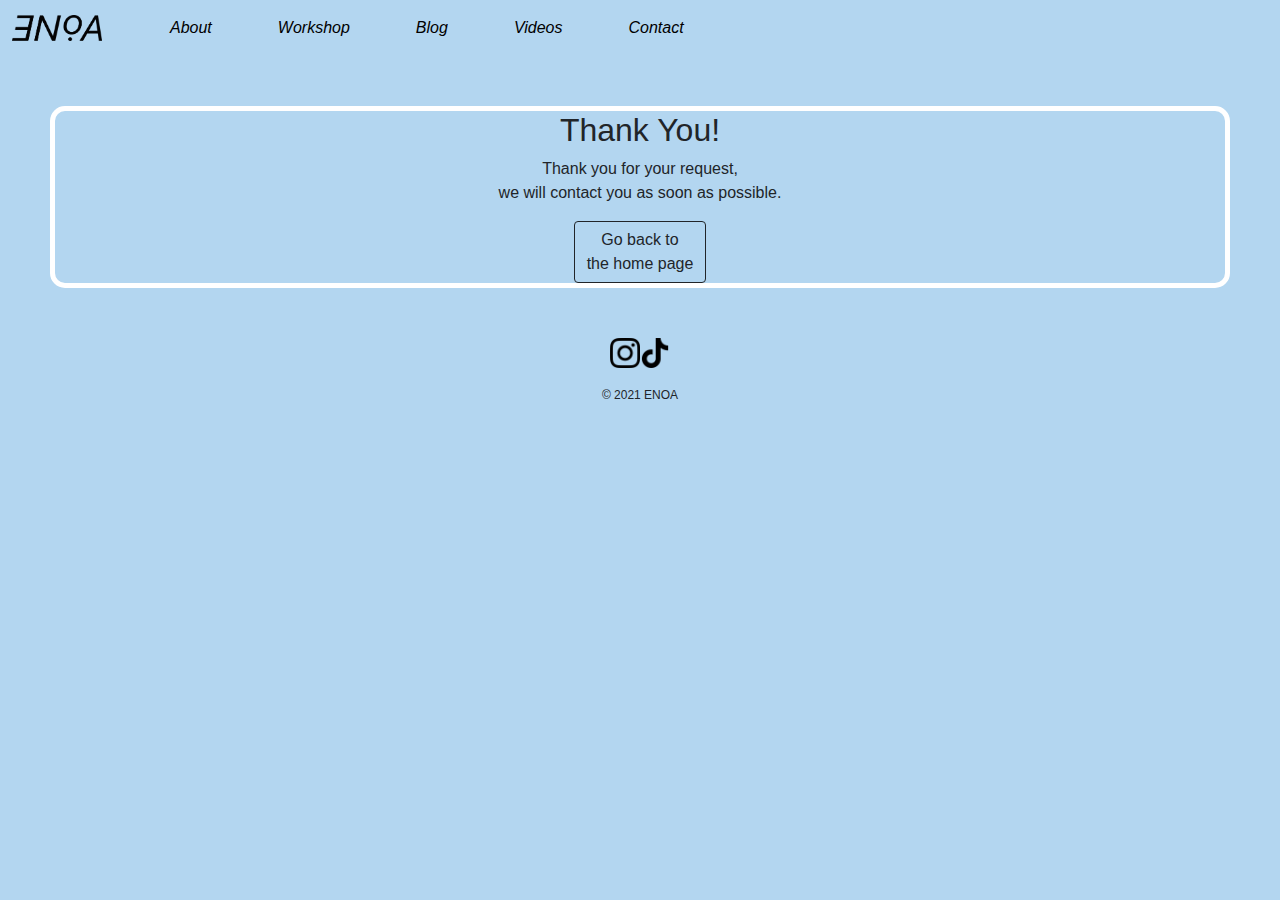
<file: thankyou.html>
<!doctype html>
<html lang="en">
<head>
<meta charset="UTF-8">
<meta name="viewport" content="width=device-width, initial-scale=1">
<!-- Global Site Tag (gtag.js) - Google Analytics -->
<script async src="https://www.googletagmanager.com/gtag/js?id=G-SFR6M7H6GT"></script>
<script>
  window.dataLayer = window.dataLayer || [];
  function gtag(){dataLayer.push(arguments);}
  gtag('js', new Date());
  gtag('config', 'G-SFR6M7H6GT');
</script>
<link href="css/bootstrap.min.css" rel="stylesheet" type="text/css">
<link href="css/stylesheet.css" rel="stylesheet" type="text/css">
<title>ENOA</title>
	<link rel = "icon" href = "images/LOGO3.png" type = "image/x-icon">
</head>

<body class= "col-sm-12 col-md-12 col-lg-12 body">
	<script src="js/jquery-3.6.0.slim.min.js"></script>
	<script src="js/bootstrap.bundle.min.js"></script>
<!-- Navbar-->
	<header class="header">
		<nav class=" navbar navbar-expand-lg navdark">
  			<div class=" container-fluid">
    			<a href="index.html"> <img src="images/ENOALOGO2.png" alt="ENOA logo" width="90" class= "img-fluid logoicon"></a>
    			<button class="navbar-toggler" type="button" data-bs-toggle="collapse" data-bs-target="#navbarScroll" aria-controls="navbarScroll" aria-expanded="false" aria-label="Toggle navigation">
      				<span class="navbar-toggler-icon"></span>
   			  </button>
    			<div class="collapse navbar-collapse" id="navbarScroll">
      				<ul class="navbar-nav me-auto my-2 my-lg-0 navbar-nav-scroll" style="--bs-scroll-height: 100px;">
        			<li class="nav-item">
          				<a class="nav-link navknop" href="about.html">About</a>
        			</li>
        			<li class="nav-item navknop">
          				<a class="nav-link" href="workshops.html">Workshop</a>
        			</li>
					<li class="nav-item navknop">    				
      					<a class="nav-link" href="blog.html">Blog</a>
  					</li>
					<li class="nav-item navknop">
     		 			<a class="nav-link" href="videos.html">Videos</a>
        			</li>
					<li class="nav-item navknop">
          				<a class="nav-link" href="contact.html">Contact</a>
        			</li>
      				</ul>
    			</div>
		  </div>
		</nav>
	</header>
	<div class="vision">
			<h2 class="thankyou">Thank You!</h2>
		<p class="thankyout">Thank you for your request, <br>we will contact you as soon as possible.</p>
		<a class="btn btn-outline-dark thankyout" href="index.html" role="button">Go back to<br>the home page</a>
	</div>
	<footer class="footer">
		<div class="social-nav">
			<a class="col-auto insta" href="https://www.instagram.com/enoa_official/?hl=nl"> <img src="images/instagramw.png" alt="ENOA logo" width="30" class= "socials"></a>
			<a class="col-auto tiktok" href="https://vm.tiktok.com/ZMeUjCqt2/"> <img src="images/tik-tokw.png" alt="ENOA logo" width="30" class= "socials"></a>
		</div>
		<br>
		<p>© 2021 ENOA</p>
		<br>
	</footer>
	<script src="js/jquery-3.6.0.slim.min.js"></script>
	<script src="js/bootstrap.bundle.min.js"></script>
</body>
</html>
</file>
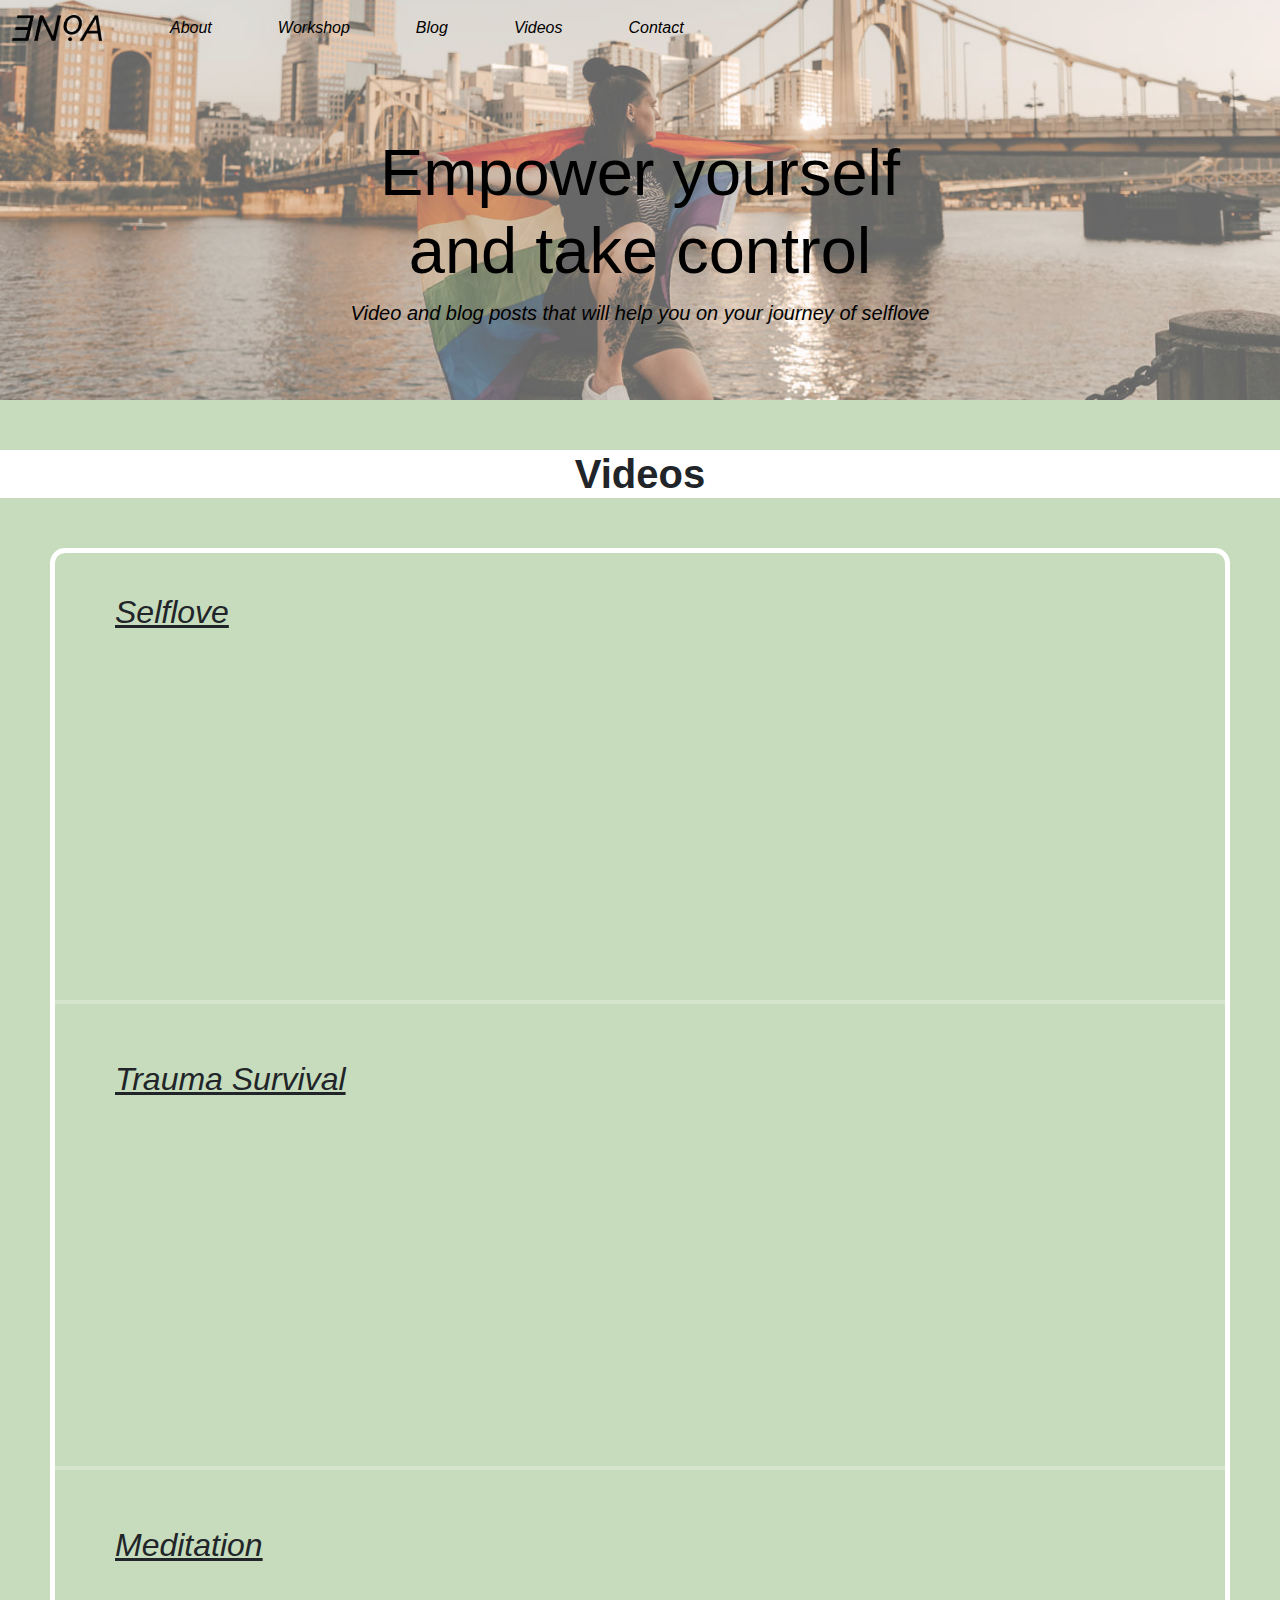
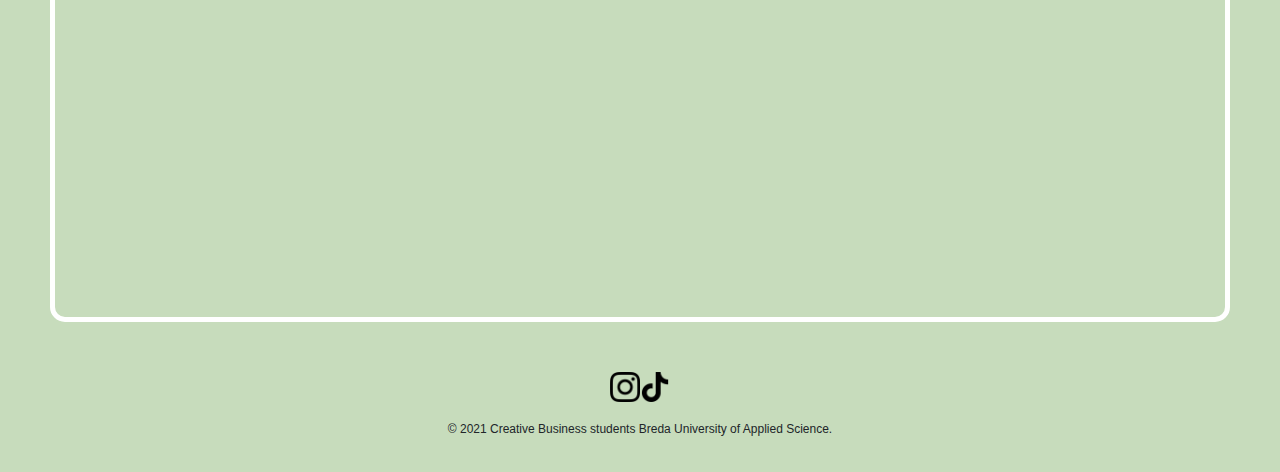
<file: videos.html>
<!doctype html>
<html>
<head>
<meta charset="UTF-8">
<meta name="viewport" content="width=device-width, initial-scale=1">
<!-- Global Site Tag (gtag.js) - Google Analytics -->
<script async src="https://www.googletagmanager.com/gtag/js?id=G-SFR6M7H6GT"></script>
<script>
  window.dataLayer = window.dataLayer || [];
  function gtag(){dataLayer.push(arguments);}
  gtag('js', new Date());
  gtag('config', 'G-SFR6M7H6GT');
</script>
<link href="css/bootstrap.min.css" rel="stylesheet" type="text/css">
<link href="css/stylesheet.css" rel="stylesheet" type="text/css">
<title>ENOA</title>
	<link rel = "icon" href = "images/LOGO3.png" type = "image/x-icon">
</head>

<body class= "col-sm-12 col-md-12 col-lg-12 bodymedia">
	<script src="js/jquery-3.6.0.slim.min.js"></script>
	<script src="js/bootstrap.bundle.min.js"></script>
<!-- Navbar-->
<header class="header">
	<div class="jumbomedia jumbotron-fluid">
		<nav class=" navbar navbar-expand-lg navdark">
  			<div class=" container-fluid">
    			<a href="index.html"> <img src="images/ENOALOGO2.png" alt="ENOA logo" width="90" class= "img-fluid logoicon"></a>
    			<button class="navbar-toggler" type="button" data-bs-toggle="collapse" data-bs-target="#navbarScroll" aria-controls="navbarScroll" aria-expanded="false" aria-label="Toggle navigation">
      				<span class="navbar-toggler-icon"></span>
   			  	</button>
    			<div class="collapse navbar-collapse" id="navbarScroll">
      				<ul class="navbar-nav me-auto my-2 my-lg-0 navbar-nav-scroll" style="--bs-scroll-height: 100px;">
        			<li class="nav-item navknop">
          				<a class="nav-link" href="about.html">About</a>
        			</li>
        			<li class="nav-item navknop">
          				<a class="nav-link" href="workshops.html">Workshop</a>
        			</li>
					<li class="nav-item navknop">    				
      					<a class="nav-link" href="blog.html">Blog</a>
  					</li>
					<li class="nav-item navknop">
     		 			<a class="nav-link" href="videos.html">Videos</a>
        			</li>
					<li class="nav-item navknop">
          				<a class="nav-link" href="contact.html">Contact</a>
        			</li>
      				</ul>
    			</div>
		  	</div>
		</nav>
  		<div class="container">
    		<h1 class="mediatitle"><br>Empower yourself<br> and take control</h1>
    		<p class="medialine">Video and blog posts that will help you on your journey of selflove</p>
  		</div>
	</div>
	</header>
			<!-- blog -->
	<div class="jumbotron-fluid jvideo">
  		<div class="container">
			<h1 class="videot"> Videos </h1>
  		</div>
	</div>
	<div class="videos">
		<div class="row align-middle">
			<h2 class="videoc"> <u>Selflove</u> </h2>
			<div class="col-sm-12 col-md-6 col-lg-6">
				<div class="video-responsive">
				<iframe width="560" height="315" src="https://www.youtube.com/embed/u-onGkD9Sck" title="YouTube video player" frameborder="0" allow="accelerometer; autoplay; clipboard-write; encrypted-media; gyroscope; picture-in-picture" allowfullscreen></iframe>
				</div>
			</div>
			<div class="col-sm-12 col-md-6 col-lg-6">
				<div class="video-responsive">
					<iframe width="560" height="315" src="https://www.youtube.com/embed/j2dFMrJWvUY" title="YouTube video player" frameborder="0" allow="accelerometer; autoplay; clipboard-write; encrypted-media; gyroscope; picture-in-picture" allowfullscreen></iframe>
				</div>
			</div>
		</div>
		<hr style="height:4px;border-width:2;color:white;background-color:white">
		<div class="row align-middle">
			<h1 class="videoc"><u>Trauma Survival</u> </h1>
			<div class="col-sm-12 col-md-6 col-lg-6">
				<div class="video-responsive">
					<iframe width="560" height="315" src="https://www.youtube.com/embed/9Ml86PhDYoY" title="YouTube video player" frameborder="0" allow="accelerometer; autoplay; clipboard-write; encrypted-media; gyroscope; picture-in-picture" allowfullscreen></iframe>
				</div>
			</div>
			<div class="col-sm-12 col-md-6 col-lg-6">
				<div class="video-responsive">
					<iframe width="560" height="315" src="https://www.youtube.com/embed/rJnikrOgWRM" title="YouTube video player" frameborder="0" allow="accelerometer; autoplay; clipboard-write; encrypted-media; gyroscope; picture-in-picture" allowfullscreen></iframe>
				</div>
			</div>
		</div>
		<hr style="height:4px;border-width:2;color:white;background-color:white">
		<div class="row align-middle">
			<h1 class="videoc"><u>Meditation</u> </h1>
			<div class="col-sm-12 col-md-6 col-lg-6">
				<div class="video-responsive">
					<iframe width="560" height="315" src="https://www.youtube.com/embed/uwS6aScfklo" title="YouTube video player" frameborder="0" allow="accelerometer; autoplay; clipboard-write; encrypted-media; gyroscope; picture-in-picture" allowfullscreen></iframe>
				</div>
			</div>
			<div class="col-sm-12 col-md-6 col-lg-6">
				<div class="video-responsive">
					<iframe width="560" height="315" src="https://www.youtube.com/embed/aeJlBqsxT9w" title="YouTube video player" frameborder="0" allow="accelerometer; autoplay; clipboard-write; encrypted-media; gyroscope; picture-in-picture" allowfullscreen></iframe>
				</div>
			</div>
		</div>
	</div>
	<footer class="footer">
		<div class="social-nav">
			<a class="col-auto insta" href="https://www.instagram.com/enoa_official/?hl=nl"> <img src="images/instagramw.png" alt="ENOA logo" width="30" class= "socials"></a>
			<a class="col-auto tiktok" href="https://vm.tiktok.com/ZMeUjCqt2/"> <img src="images/tik-tokw.png" alt="ENOA logo" width="30" class= "socials"></a>
		</div>
		<br>
		<p>© 2021 Creative Business students Breda University of Applied Science.</p>
		<br>
	</footer>
	<script src="js/jquery-3.6.0.slim.min.js"></script>
	<script src="js/bootstrap.bundle.min.js"></script>
</body>
</html>
</file>
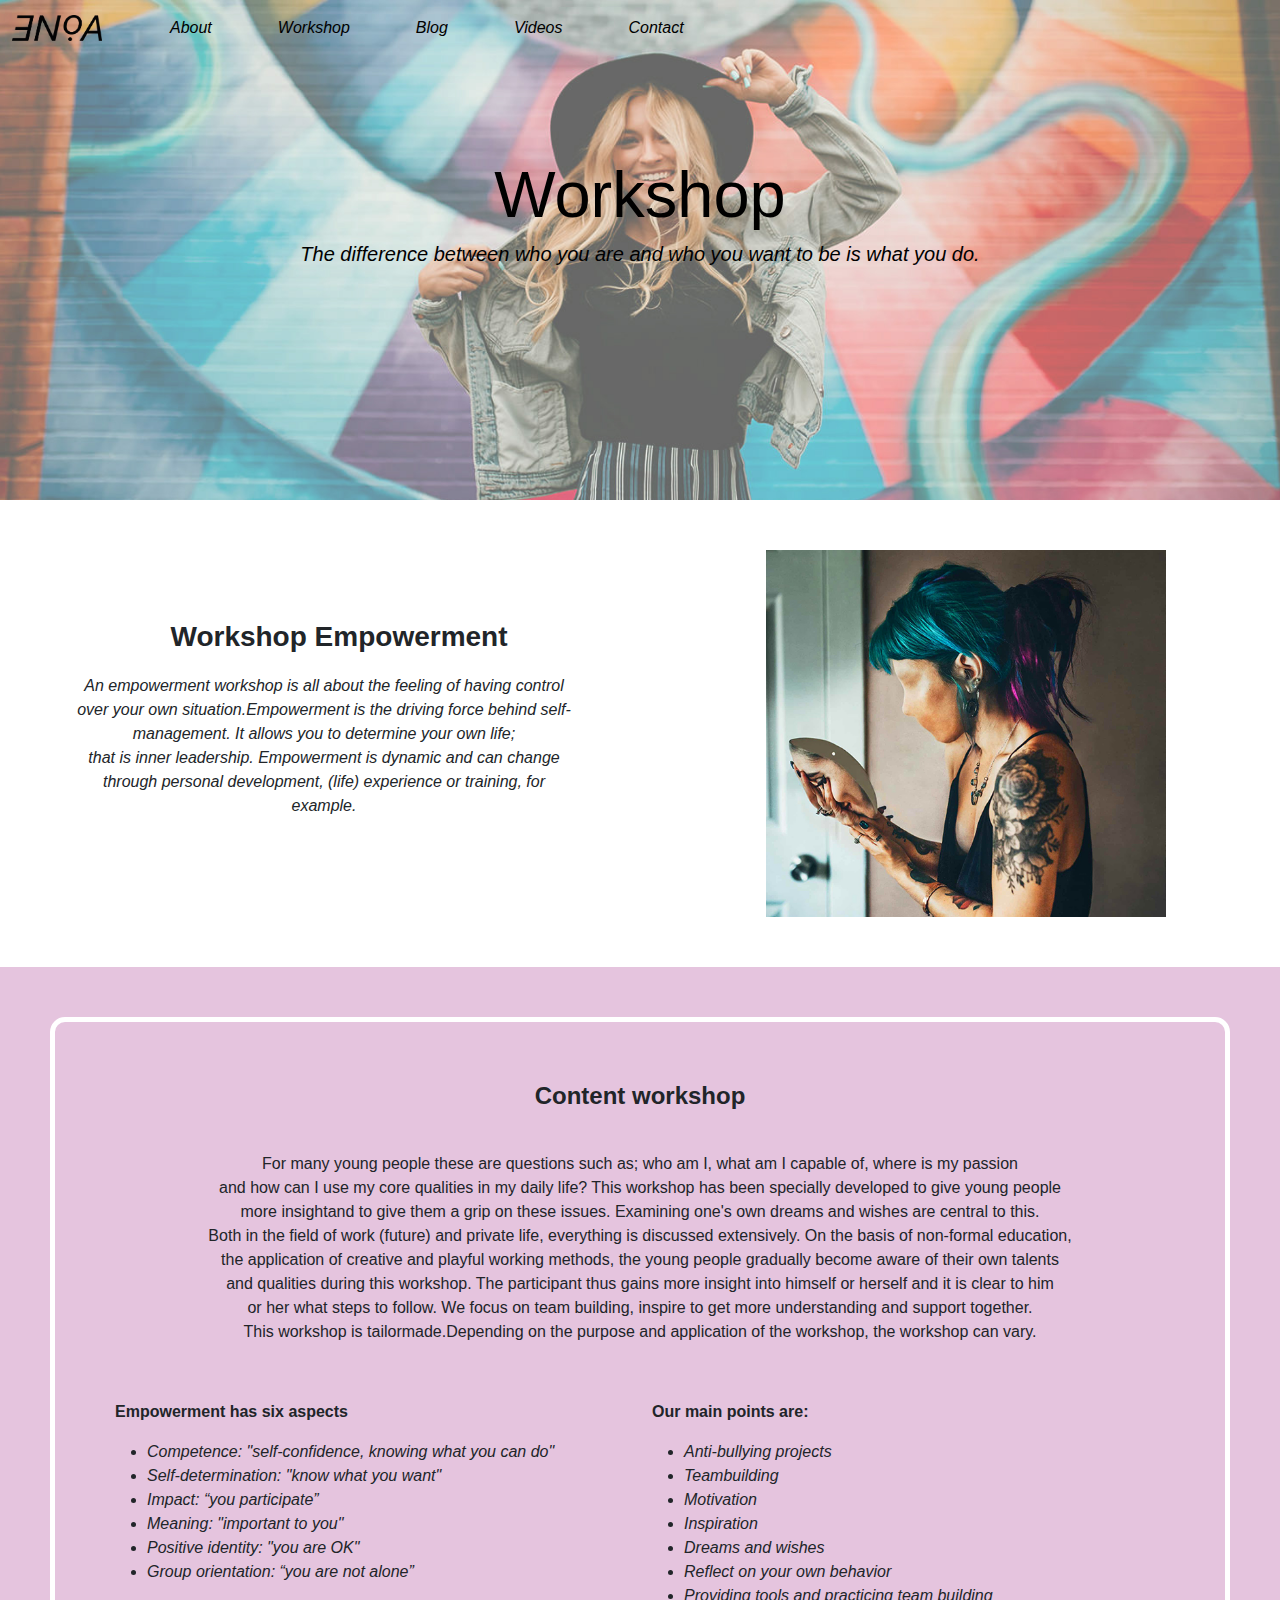
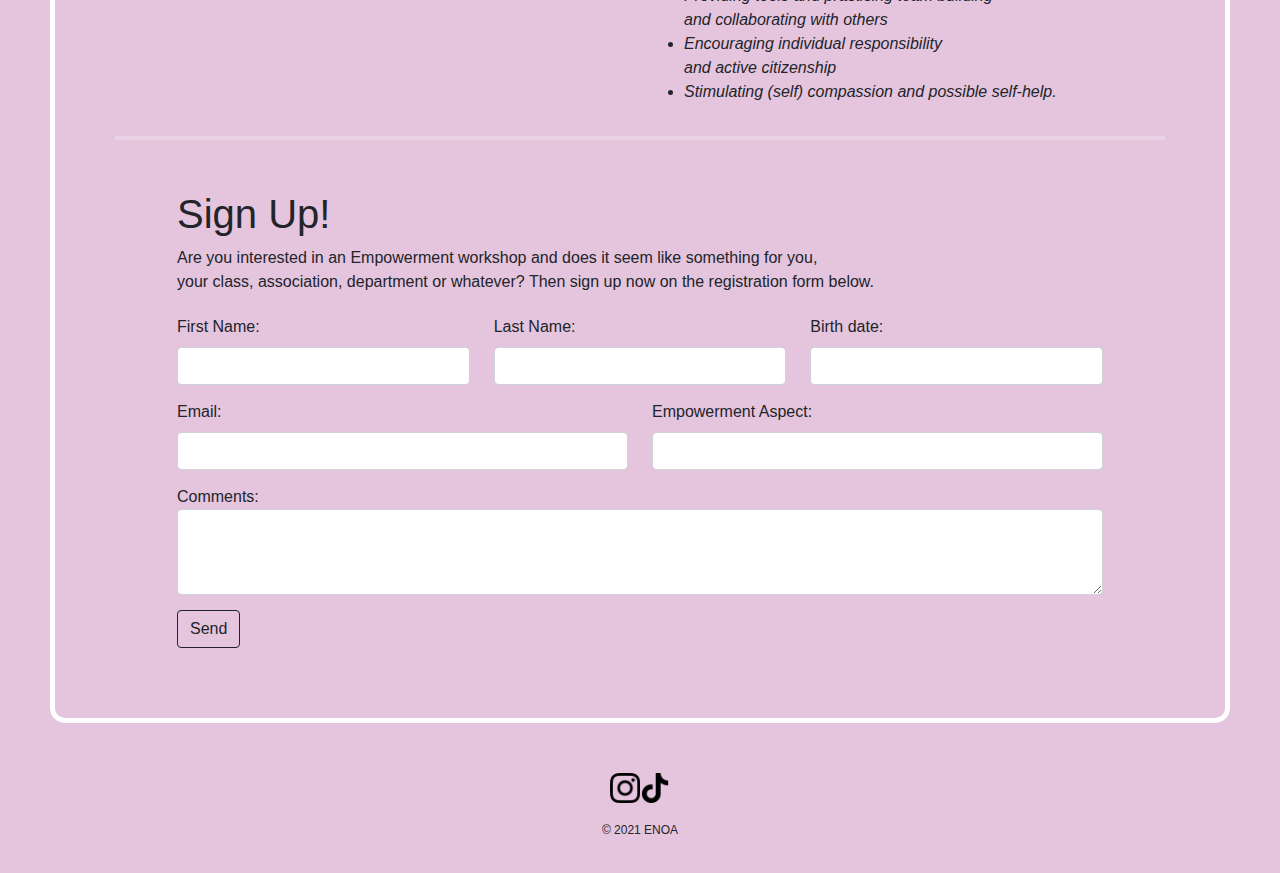
<file: workshops.html>
<!doctype html>
<html lang="en">
<head>
	<meta charset="UTF-8">
	<meta name="viewport" content="width=device-width, initial-scale=1">
	<!-- Global Site Tag (gtag.js) - Google Analytics -->
	<script async src="https://www.googletagmanager.com/gtag/js?id=G-SFR6M7H6GT"></script>
	<script>
	  window.dataLayer = window.dataLayer || [];
	  function gtag(){dataLayer.push(arguments);}
	  gtag('js', new Date());
	  gtag('config', 'G-SFR6M7H6GT');
	</script>
	<link href="css/bootstrap.min.css" rel="stylesheet" type="text/css">
	<link href="css/stylesheet.css" rel="stylesheet" type="text/css">
	<title>ENOA</title>
	<link rel = "icon" href = "images/LOGO3.png" type = "image/x-icon">
</head>

<body class= "col-sm-12 col-md-12 col-lg-12 bodyworkshop">
	<script src="js/jquery-3.6.0.slim.min.js"></script>
	<script src="js/bootstrap.bundle.min.js"></script>
		
<!-- Navbar-->

	
<header class="header">
	<div class="jumbotron-fluid jworkshop">
		<nav class=" navbar navbar-expand-lg navdark">
  			<div class=" container-fluid">
    			<a href="index.html"> <img src="images/ENOALOGO2.png" alt="ENOA logo" width="90" class= "img-fluid logoicon"></a>
    			<button class="navbar-toggler" type="button" data-bs-toggle="collapse" data-bs-target="#navbarScroll" aria-controls="navbarScroll" aria-expanded="false" aria-label="Toggle navigation">
      				<span class="navbar-toggler-icon"></span>
   			  	</button>
    			<div class="collapse navbar-collapse" id="navbarScroll">
      				<ul class="navbar-nav me-auto my-2 my-lg-0 navbar-nav-scroll" style="--bs-scroll-height: 100px;">
        			<li class="nav-item navknop">
          				<a class="nav-link" href="about.html">About</a>
        			</li>
        			<li class="nav-item navknop">
          				<a class="nav-link" href="workshops.html">Workshop</a>
        			</li>
					<li class="nav-item navknop">    				
      					<a class="nav-link" href="blog.html">Blog</a>
  					</li>
					<li class="nav-item navknop">
     		 			<a class="nav-link" href="videos.html">Videos</a>
        			</li>
					<li class="nav-item navknop">
          				<a class="nav-link" href="contact.html">Contact</a>
        			</li>
      				</ul>
    			</div>
		 	</div>
		</nav>
		<div class="container" style="margin-top:100px;">
			<h1 class="mediatitle">Workshop</h1>
			<h2 class="medialine">The difference between who you are and who you want to be is what you do.</h2>
		</div>
	</div>
	</header>
		<div class="jumbotron-fluid worksintro">
			<div class="row ">
				<div class="col-sm-12 col-md-6 col-lg-6 winto">
					<h3 class="wtitle"><strong>Workshop Empowerment</strong></h3>
					<p class="wintrot">An empowerment workshop is all about the feeling of having control over your own situation.Empowerment is the driving force behind self-management. It allows you to determine your own life;<br>that is inner leadership. Empowerment is dynamic and can change through personal development, (life) experience or training, for example.</p>
				</div>
				<div class="col-sm-12 col-md-6 col-lg-6 wintop">
					<img class="introp" src="images/works5.jpg" style="width: 400px; margin: 50px;" alt="girl holding face" >
				</div>
			</div>
		</div>
		<div class="workshop">
			<div class="workshopcontent">
				<h4><strong>Content workshop</strong></h4>
				<br>
				<div class="row">
					<div style="margin:10px 0px 40px 0px;">
						<p>For many young people these are questions such as; who am I, what am I capable of, where is my passion <br>and how can I use my core qualities in my daily life? This workshop has been specially developed to give young people <br>more insightand to give them a grip on these issues. Examining one's own dreams and wishes are central to this. <br>Both in the field of work (future) and private life, everything is discussed extensively. On the basis of non-formal education, <br>the application of creative and playful working methods, the young people gradually become aware of their own talents <br>and qualities during this workshop. The participant thus gains more insight into himself or herself and it is clear to him <br>or her what steps to follow. We focus on team building, inspire to get more understanding and support together. <br>This workshop is tailormade.Depending on the purpose and application of the workshop, the workshop can vary.</p>
					</div>
					<div class="col-sm-12 col-md-6 col-lg-6" style="text-align:left;">
						<p><strong>Empowerment has six aspects</strong></p>
						<ul style="font-style: oblique;">	
							<li>Competence: "self-confidence, knowing what you can do"</li>
							<li>Self-determination: "know what you want"</li>
							<li>Impact: “you participate”</li>
							<li>Meaning: "important to you"</li>
							<li>Positive identity: "you are OK"</li>
							<li>Group orientation: “you are not alone”</li>
						</ul>
					</div>
					<div class="col-sm-12 col-md-6 col-lg-6" style="text-align:left;">
						<p><strong>Our main points are:</strong></p>
						<ul style="font-style: oblique;">
							<li>Anti-bullying projects</li>
							<li>Teambuilding</li>
							<li>Motivation</li>
							<li>Inspiration</li>
							<li>Dreams and wishes</li>
							<li>Reflect on your own behavior</li>
							<li>Providing tools and practicing team building<br>and collaborating with others</li>
							<li>Encouraging individual responsibility <br>and active citizenship</li>
							<li>Stimulating (self) compassion and possible self-help.</li>
						</ul>
					</div>
				</div>
				<hr style="height:4px;border-width:2px;color:white;background-color:white">
				<form class="row g-12 contactform" style="font-style:normal;">
					<h1>Sign Up!</h1>
					<p>Are you interested in an Empowerment workshop and does it seem like something for you,<br>your class, association, department or whatever? Then sign up now on the registration form below.</p>
					<br>
					<div class="col-md-4 formlabel">
						<label for="inputname1" class="form-label">First Name:</label>
						<input type="text" class="form-control" id="inputname1">
					</div>
					<div class="col-md-4 formlabel">
						<label for="inputname2" class="form-label">Last Name:</label>
						<input type="text" class="form-control" id="inputname2">
					</div>
					<div class="col-md-4 formlabel">
						<label for="inputbirth" class="form-label">Birth date:</label>
						<input type="text" class="form-control" id="inputbirth">
					</div>
					<div class="col-md-6 formlabel">
						<label for="inputEmail4" class="form-label">Email:</label>
						<input type="email" class="form-control" id="inputEmail4">
					</div>
					<div class="col-6 formlabel">
						<label for="inputsubject" class="form-label">Empowerment Aspect:</label>
						<input type="text" class="form-control" id="inputsubject">
					</div>
					<div class="col-12 form-group formlabel">
						<label for="message">Comments:</label>
						<textarea class="form-control" id="message" rows="3"></textarea>
					</div>
					<br>
					<div class="col-12 formlabel">
						<button type="button" class="btn btn-outline-dark">Send</button>
					</div>
				</form>
			</div>
		</div>
		<footer class="footer">
			<div class="social-nav">
				<a class="col-auto insta" href="https://www.instagram.com/enoa_official/?hl=nl"> <img src="images/instagramw.png" alt="ENOA logo" width="30" class= "socials"></a>
				<a class="col-auto tiktok" href="https://vm.tiktok.com/ZMeUjCqt2/"> <img src="images/tik-tokw.png" alt="ENOA logo" width="30" class= "socials"></a>
			</div>
			<br>
			<p>© 2021 ENOA</p>
			<br>
		</footer>
		<script src="js/jquery-3.6.0.slim.min.js"></script>
		<script src="js/bootstrap.bundle.min.js"></script>
	</body>
</html>
</file>
<file: css/stylesheet.css>
@charset "UTF-8";
/* CSS Document */

* { margin: 0; padding: 0; border: 0; }

.body{
	font-family: Helvetica, sans-serif;
	background-color: #b3d6f0;
	text-align: center;
	max-height: 500px;
}

.bodymedia{
	font-family: Helvetica, sans-serif;
	background-color: #c7dcbc;
	text-align: center;
}

.bodyworkshop{
	font-family: Helvetica, sans-serif;
	background-color: #e5c4de;
	text-align: center;
}

.bodyabout{
	font-family: Helvetica, sans-serif;
	background-color: #f6f4c7;
	text-align: center;
}

.navlight .navbar-nav li a{
  	color: #FFFFFF !important;
	font-family: Helvetica, sans-serif !important;
	font-weight: 500;
	font-style: oblique;
  }

.navdark .navbar-nav li a{
  	color: #000000 !important;
	font-family: Helvetica, sans-serif !important;
	font-weight: 500;
	font-style: oblique;
  }
.navknop{
	margin: 0px 50px 0px 0px;
}

.jumbotron{
	color: #000000;
	font-style: oblique;
	background: url("../images/girlw.jpg") no-repeat center center;
	background-size: cover;
	height: 100%;
}

.jumbomedia{
	color: #000000;
	font-family: Helvetica, sans-serif !important;
	font-style: bold!important;
	background: url("../images/lgbtqf.jpg") no-repeat center center;
	background-size: cover;
	height: 400px;	
}
.jumbomedia2{
	color: #000000;
	font-family: Helvetica, sans-serif !important;
	font-style: bold!important;
	background: url("../images/menrow2.jpg") no-repeat center center;
	background-size: cover;
	height: 400px;	
}
.jvideo{
	background: #ffffff;
}

.jworkshop{
	color: #000000;
	font-family: Helvetica, sans-serif !important;
	font-style: bold!important;
	background: url("../images/workscolor.jpg") no-repeat center center;
	background-size: cover;
	height: 500px;
}

.contactheader{
	margin: 50px;
}
.mediatitle{
	font-size: 65px;
	font-family: Helvetica, sans-serif;
	font-style: bold;
}
.medialine{
		font-size: 20px;
	font-family: Helvetica, sans-serif;
	font-style: oblique;
}

.jumbo{
	color:#000000;
	margin-top: 100px;
}

.logoicon {
  display: block;
  margin-right: 60px;
}

.logo{
	width: 400px;
	margin-top:40px;
	margin-left: 40px;
	margin-bottom: 260px;
}
	
.quote1{
	margin-top:20px;
	font-weight: 600;
	font-style:oblique;
}

.quote2{
	margin-top: 35px;
	font-size:35px ;
	font-style:oblique;
}

.index{
	margin: 20px;
	border: #FFFFFF thick solid;
	border-radius: 15px;
}
.card{
	margin: 10px auto;
}

.card-title{
	font-weight: 600;
	font-style: oblique;
}

.card-text{
	font-weight: 200;
}

.footer{
	font-size: 12px;
}

.border{
	background-color:rgba(255,255,255,0.7);
	border: #FFFFFF solid;
	border-bottom-width: thick;
	margin:50px;
	border-radius: 15px;
}

.titlef{
	font-family: Helvetica, sans-serif;
	font-style:normal;
	font-weight: bold;
}

.titlev{
	margin-top:30px;
	font-size: 30px;
	font-family: Helvetica, sans-serif;
	font-style:normal;
	font-weight: bold;
}

.teamtext{
	margin: 30px;
	font-style:oblique;
}

.textf{
	font-family: Helvetica, sans-serif;
	font-style:normal;
	font-weight:normal;
}

.contactform {
	margin:50px;
	text-align: left;
	font-style: oblique;
	font-weight:lighter;
}

.adress{
	margin: 30px 0px 50px 0px;
}

.formlabel{
	margin: 5px 0px 10px 0px;
}
.social-nav {
    display: -webkit-box;
    display: flex;
    box-pack: center;
    justify-content: center;
    box-align: center;
    align-items: center;
}

.videos {
	border: #ffffff solid 5px;	
	margin: 50px;
	border-radius: 15px;
}

.workshop {
	border: #ffffff solid 5px;	
	margin: 50px;
	border-radius: 15px;
}

.vision{
	border: #ffffff solid 5px;	
	margin: 50px;
	border-radius: 15px;	
}

.visiont{
	margin: 200px 0px 30px 0px;
}

.visionp{
	margin: 50px 0px 50px 0px;
}

.workshopcontent {
	text-align: center;
	margin: 60px;
}

.video-responsive{
    overflow:hidden;
    padding-bottom:56.25%;
    position:relative;
    height:0;
	margin-left: auto;
    margin-right: auto;
}
.video-responsive iframe{
	margin-top: 0px;
	margin-left: auto;
    margin-right: auto;
	margin-bottom:0px;
    left:0;
	right: 0;
    top:0;
    height:80%;
    width:80%;
	position:absolute;
	
}
.videot{
	margin-top: 50px;
	font-size: 40px;
	font-weight:900;
}
.videoc{
	text-align:left;
	font-style: oblique;
	font-size: 32px;
	margin: 40px 10px 30px 60px;
}

.card{
	margin: 10px auto;
}

.worksintro{
	background-color: #ffffff;
}

.wtitle{
	font-family: Helvetica, sans-serif !important;
	text-align:center;
	margin: 120px 20px 20px 70px;
}
.wintrot{
	font-family: Helvetica, sans-serif !important;
	text-align:center;
	font-style: oblique;
	margin: 0px 50px 0px 70px ;
}
</file>
